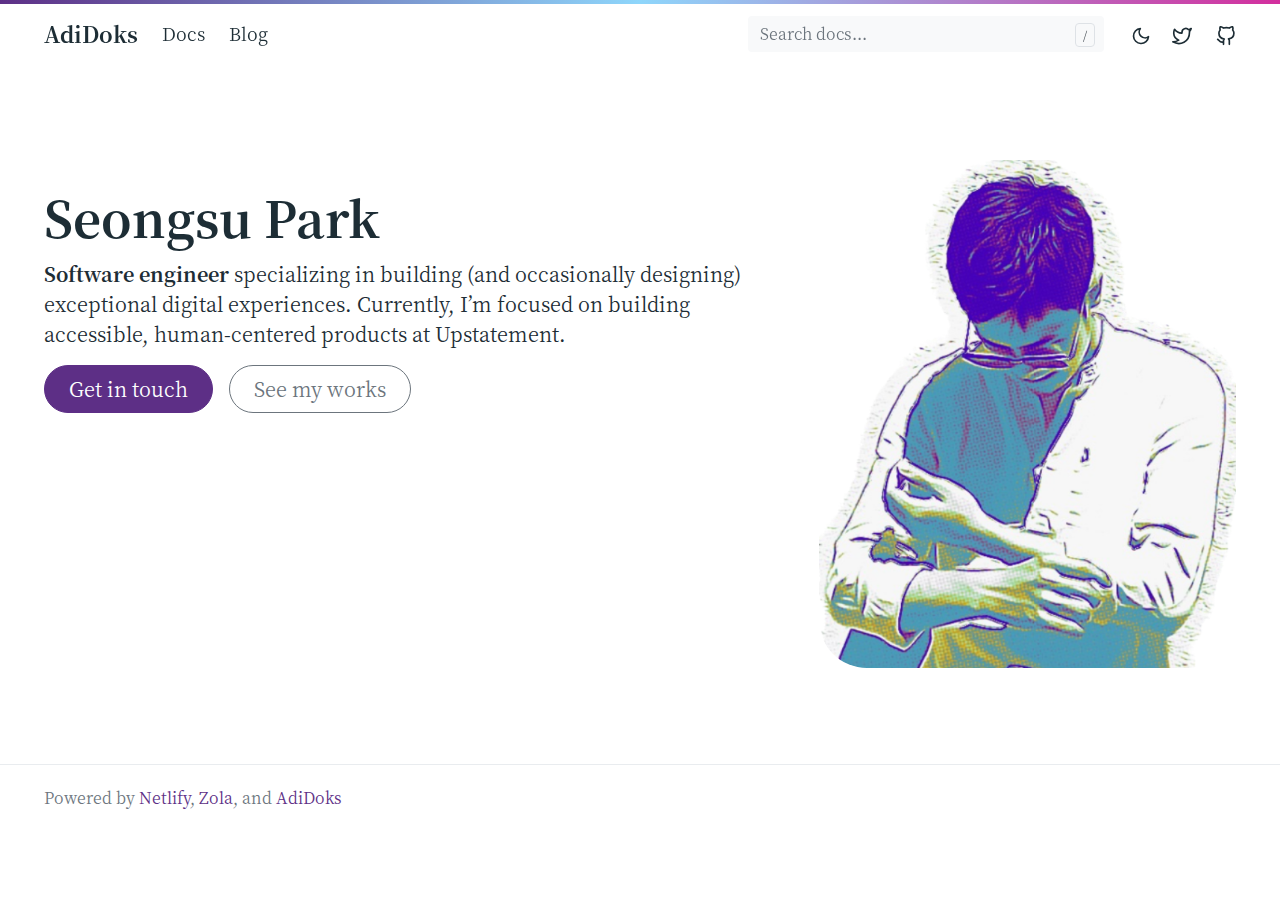
<file: index.html>
<!DOCTYPE html>
<html lang="en-US">
<head>
<meta charset="utf-8">
<meta http-equiv="x-ua-compatible" content="ie=edge">
<meta name="viewport" content="width=device-width, initial-scale=1, shrink-to-fit=no">

  <link rel="preload" as="font" href="https://seongs1024.github.io/fonts/vendor/noto/noto-serif-kr-v17-latin_korean-regular.woff2" type="font/woff2" crossorigin>
  <link rel="preload" as="font" href="https://seongs1024.github.io/fonts/vendor/noto/noto-serif-kr-v17-latin_korean-700.woff2"  type="font/woff2" crossorigin>


<link rel="stylesheet" href="https://seongs1024.github.io/main.css">
<link rel="stylesheet" href="https://seongs1024.github.io/custom.css">



  
    
  



  <meta name="theme-color" content="#fff">
  <link rel="apple-touch-icon" sizes="180x180" href="https://seongs1024.github.io/apple-touch-icon.png">
  <link rel="icon" type="image/png" sizes="32x32" href="https://seongs1024.github.io/favicon-32x32.png">
  <link rel="icon" type="image/png" sizes="16x16" href="https://seongs1024.github.io/favicon-16x16.png">
  
    <link rel="manifest" href="https://seongs1024.github.io/site.webmanifest" crossorigin>
  


  

</head>

<body class="home">
  
    
<div class="header-bar fixed-top"></div>
<header class="navbar fixed-top navbar-expand-md navbar-light">
	<div class="container">
		<input class="menu-btn order-0" type="checkbox" id="menu-btn">
		<label class="menu-icon d-md-none" for="menu-btn"><span class="navicon"></span></label>
		<a class="navbar-brand order-1 order-md-0 me-auto" href="https://seongs1024.github.io/">AdiDoks</a>
		<button id="mode" class="btn btn-link order-2 order-md-4" type="button" aria-label="Toggle mode">
			<span class="toggle-dark"><svg xmlns="http://www.w3.org/2000/svg" width="20" height="20" viewBox="0 0 24 24" fill="none" stroke="currentColor" stroke-width="2" stroke-linecap="round" stroke-linejoin="round" class="feather feather-moon"><path d="M21 12.79A9 9 0 1 1 11.21 3 7 7 0 0 0 21 12.79z"></path></svg></span>
			<span class="toggle-light"><svg xmlns="http://www.w3.org/2000/svg" width="20" height="20" viewBox="0 0 24 24" fill="none" stroke="currentColor" stroke-width="2" stroke-linecap="round" stroke-linejoin="round" class="feather feather-sun"><circle cx="12" cy="12" r="5"></circle><line x1="12" y1="1" x2="12" y2="3"></line><line x1="12" y1="21" x2="12" y2="23"></line><line x1="4.22" y1="4.22" x2="5.64" y2="5.64"></line><line x1="18.36" y1="18.36" x2="19.78" y2="19.78"></line><line x1="1" y1="12" x2="3" y2="12"></line><line x1="21" y1="12" x2="23" y2="12"></line><line x1="4.22" y1="19.78" x2="5.64" y2="18.36"></line><line x1="18.36" y1="5.64" x2="19.78" y2="4.22"></line></svg></span>
		</button>
		<ul class="navbar-nav fork-me order-3 order-md-5">
			
				<li class="nav-item">
					<a class="nav-link" href="https://twitter.com/aaranxu"><svg xmlns="http://www.w3.org/2000/svg" width="20" height="20" viewBox="0 0 24 24" fill="none" stroke="currentColor" stroke-width="2" stroke-linecap="round" stroke-linejoin="round" class="feather feather-twitter"><path d="M23 3a10.9 10.9 0 0 1-3.14 1.53 4.48 4.48 0 0 0-7.86 3v1A10.66 10.66 0 0 1 3 4s-4 9 5 13a11.64 11.64 0 0 1-7 2c9 5 20 0 20-11.5a4.5 4.5 0 0 0-.08-.83A7.72 7.72 0 0 0 23 3z"></path></svg><span class="ms-2 visually-hidden">Twitter</span></a>
				</li>
				<li class="nav-item">
					<a class="nav-link" href="https://github.com/aaranxu/adidoks"><svg xmlns="http://www.w3.org/2000/svg" width="20" height="20" viewBox="0 0 24 24" fill="none" stroke="currentColor" stroke-width="2" stroke-linecap="round" stroke-linejoin="round" class="feather feather-github"><path d="M9 19c-5 1.5-5-2.5-7-3m14 6v-3.87a3.37 3.37 0 0 0-.94-2.61c3.14-.35 6.44-1.54 6.44-7A5.44 5.44 0 0 0 20 4.77 5.07 5.07 0 0 0 19.91 1S18.73.65 16 2.48a13.38 13.38 0 0 0-7 0C6.27.65 5.09 1 5.09 1A5.07 5.07 0 0 0 5 4.77a5.44 5.44 0 0 0-1.5 3.78c0 5.42 3.3 6.61 6.44 7A3.37 3.37 0 0 0 9 18.13V22"></path></svg><span class="ms-2 visually-hidden">GitHub</span></a>
				</li>
			
		</ul>
		<div class="collapse navbar-collapse order-4 order-md-1">
			<ul class="navbar-nav main-nav me-auto order-5 order-md-2">
				
					
				
				
				
					
						<li class="nav-item">
							<a class="nav-link" href="https://seongs1024.github.io/docs/getting-started/introduction/">Docs</a>
						</li>
					
						<li class="nav-item">
							<a class="nav-link" href="https://seongs1024.github.io/blog/">Blog</a>
						</li>
					
				
			</ul>
			<div class="break order-6 d-md-none"></div>
			
				<form class="navbar-form flex-grow-1 order-7 order-md-3">
					<input id="userinput" class="form-control is-search" type="search" placeholder="Search docs..."
						aria-label="Search docs..." autocomplete="off">
					<div id="suggestions" class="shadow bg-white rounded"></div>
				</form>
			
		</div>
	</div>
</header>

  

  
<div class="container col-xxl-10 px-4 py-5">
    <div class="row flex-lg-row-reverse ajustify-content-end gx-5 py-5">
      <div class="col-6 col-sm-4 col-lg-6">
        <img src="/images/paul_smith_16_cropped.png" class="d-block rounded-xl mx-lg-auto img-fluid" alt="Bootstrap Themes" width="700" height="500" loading="lazy">
      </div>
      <div class="col-lg-10">
        <h1 class="display-1 fw-bold lh-1">Seongsu Park</h1>
        <p class="lead"><b>Software engineer</b> specializing in building (and occasionally designing) exceptional digital experiences. Currently, I’m focused on building accessible, human-centered products at Upstatement.</p>
        <div class="d-grid gap-2 d-md-flex justify-content-md-start">
          <button type="button" class="btn btn-primary rounded-pill btn-lg px-4 me-md-2">Get in touch</button>
          <button type="button" class="btn btn-outline-secondary rounded-pill btn-lg px-4">See my works</button>
        </div>
      </div>
    </div>
  </div>


  
    
<footer class="footer text-muted">
	<div class="container">
		<div class="row">
			<div class="col-lg-8 order-last order-lg-first">
				<ul class="list-inline">
					
						<li class="list-inline-item">Powered by <a href="https://www.netlify.com/">Netlify</a>, <a href="https://www.getzola.org/">Zola</a>, and <a href="https://github.com/aaranxu/adidoks">AdiDoks</a></li>
					
				</ul>
			</div>
			<div class="col-lg-8 order-first order-lg-last text-lg-end">
				<ul class="list-inline">
					
				</ul>
			</div>
		</div>
	</div>
</footer>

  

  
<script type="text/javascript" src="https://seongs1024.github.io/js/main.js" defer></script>

  <script type="text/javascript" src="https://seongs1024.github.io/plugins/elasticlunr.min.js" defer></script>
  <script type="text/javascript" src="https://seongs1024.github.io/search_index.en.js" defer></script>
  <script type="text/javascript" src="https://seongs1024.github.io/js/search.js" defer></script>

  
</body>
</html>
</file>
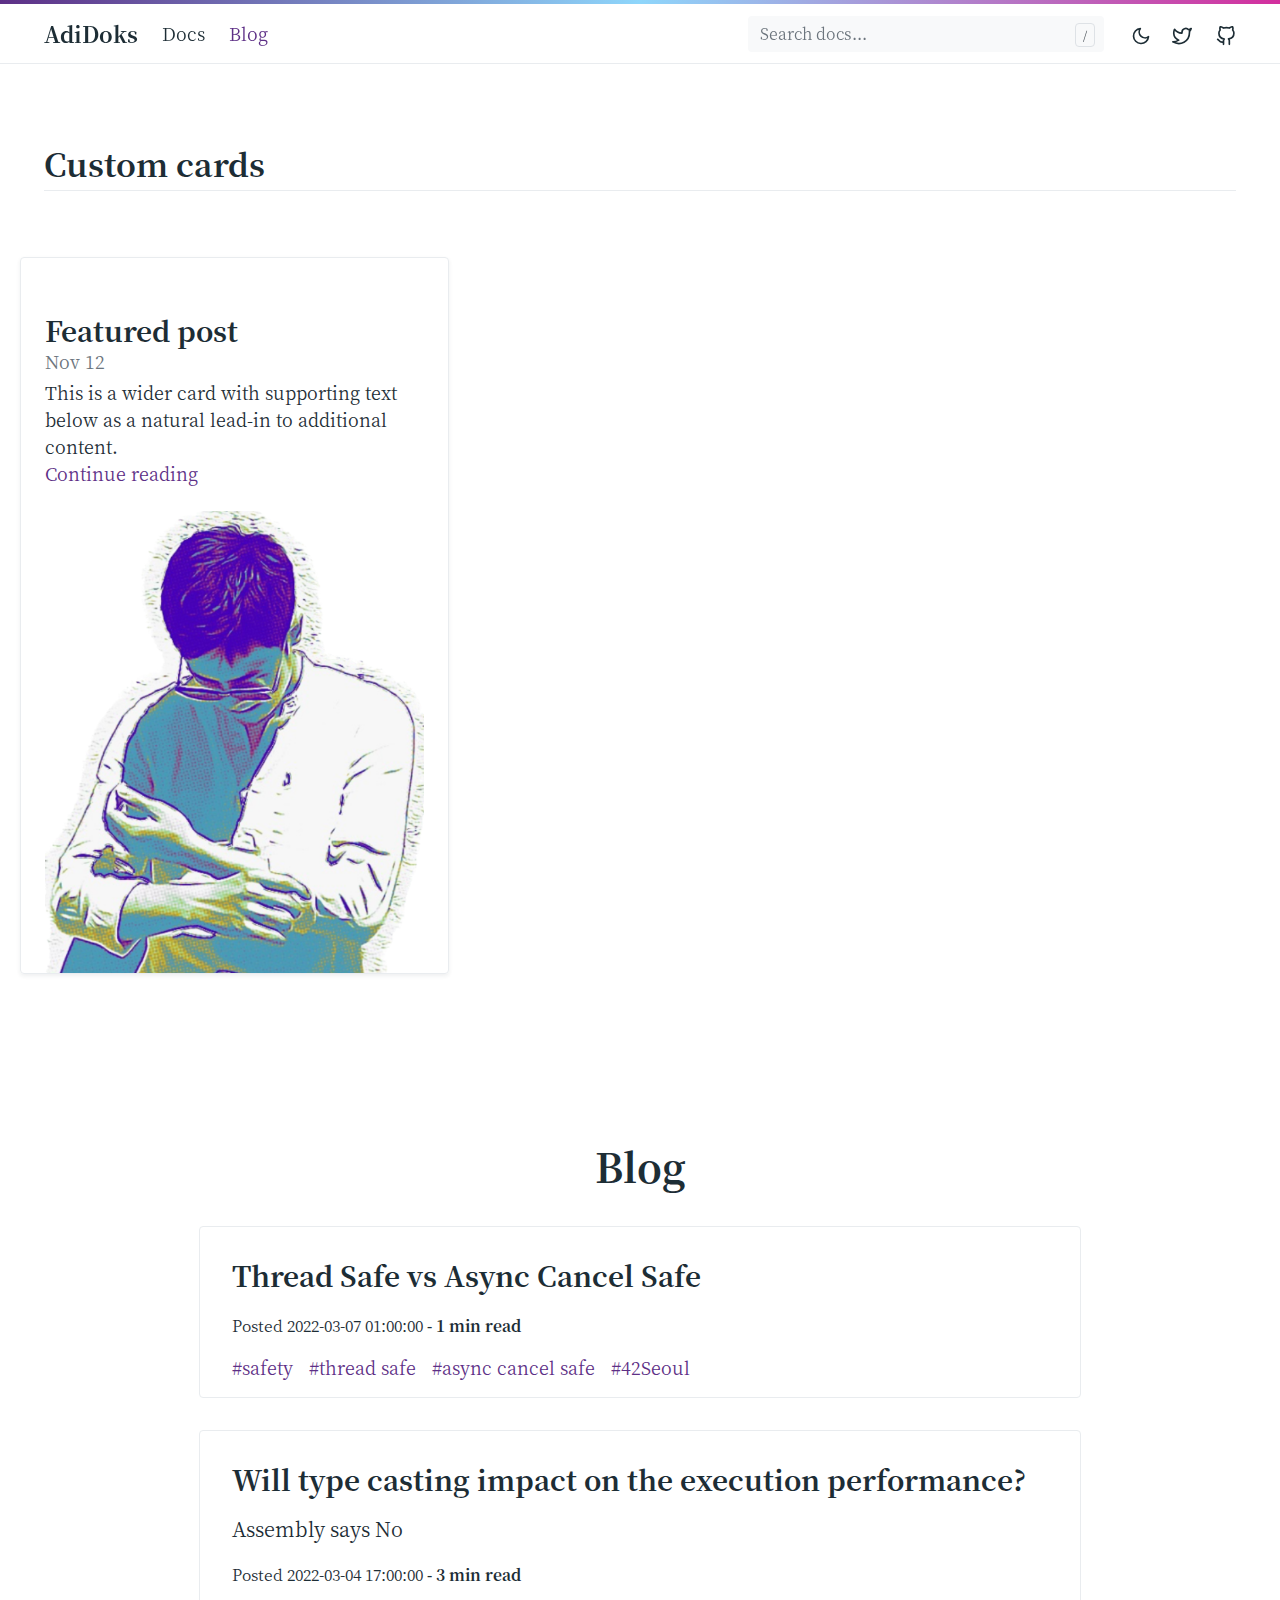
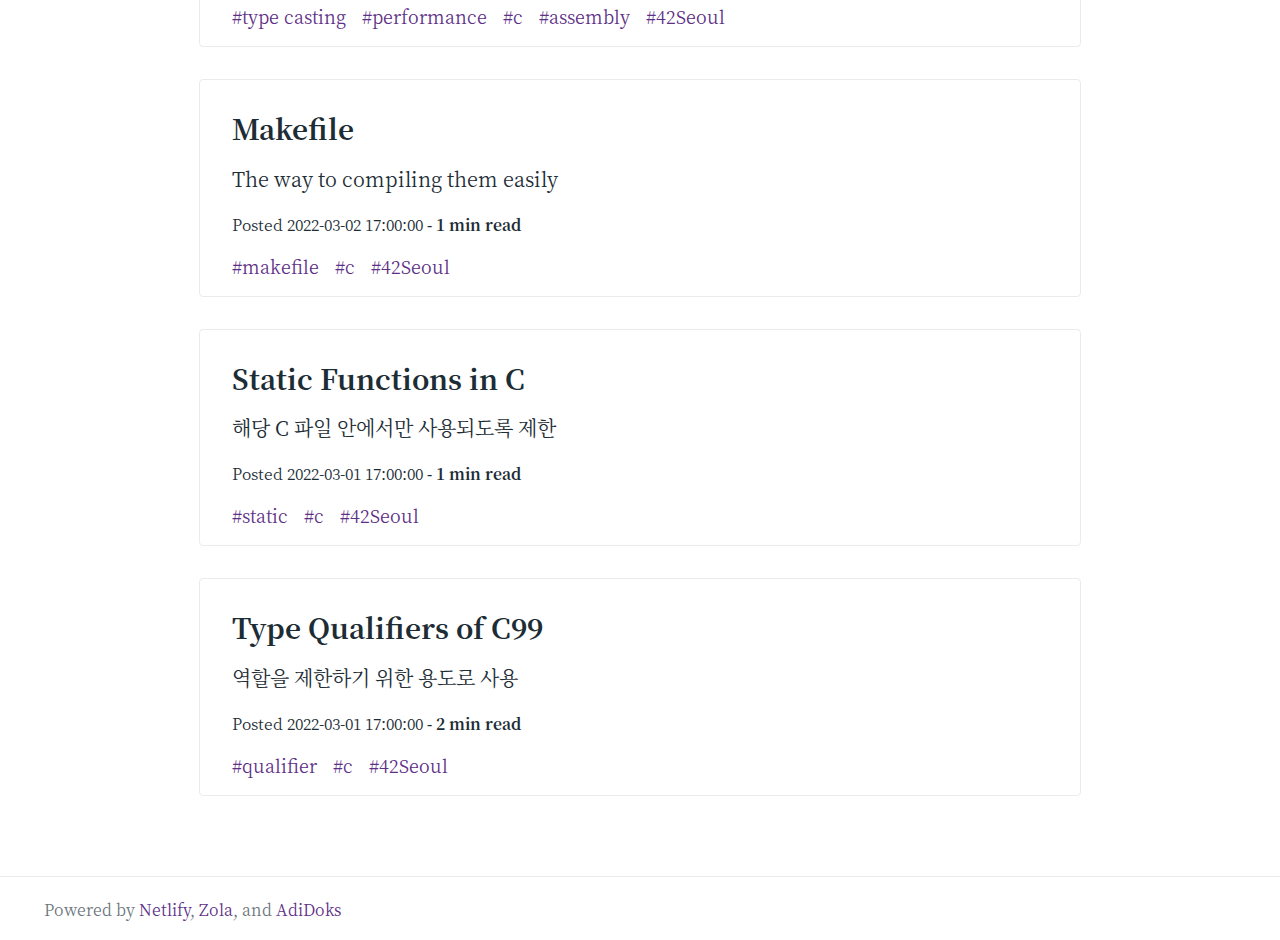
<file: blog/index.html>
<!DOCTYPE html>
<html lang="en-US">
<head>
<meta charset="utf-8">
<meta http-equiv="x-ua-compatible" content="ie=edge">
<meta name="viewport" content="width=device-width, initial-scale=1, shrink-to-fit=no">

  <link rel="preload" as="font" href="https://seongs1024.github.io/fonts/vendor/noto/noto-serif-kr-v17-latin_korean-regular.woff2" type="font/woff2" crossorigin>
  <link rel="preload" as="font" href="https://seongs1024.github.io/fonts/vendor/noto/noto-serif-kr-v17-latin_korean-700.woff2"  type="font/woff2" crossorigin>


<link rel="stylesheet" href="https://seongs1024.github.io/main.css">
<link rel="stylesheet" href="https://seongs1024.github.io/custom.css">



  
  
    
  

  
  
  
    
  
  
  
    
  
  
  


  <meta name="robots" content="index, follow">
  <meta name="googlebot" content="index, follow, max-snippet:-1, max-image-preview:large, max-video-preview:-1">
  <meta name="bingbot" content="index, follow, max-snippet:-1, max-image-preview:large, max-video-preview:-1">


	


	

<title>Blog</title>
<meta name="description" content="Blog">
<link rel="canonical" href="https://seongs1024.github.io/blog/">










<script type="application/ld+json">
  {
    "@context": "http://schema.org",
    "@type": "BreadcrumbList",
    
      
      
        
        
        
        
        
        
        
        
          {
            "@type": "ListItem",
            "position":  1 ,
            "name": "Home",
            "item": "https://seongs1024.github.io/"
          },
          
          
          {
            "@type": "ListItem",
            "position":  2 ,
            "name": "Blog",
            "item": "https://seongs1024.github.io/blog/"
          },
        
      
    
  }
</script>






  <meta name="theme-color" content="#fff">
  <link rel="apple-touch-icon" sizes="180x180" href="https://seongs1024.github.io/apple-touch-icon.png">
  <link rel="icon" type="image/png" sizes="32x32" href="https://seongs1024.github.io/favicon-32x32.png">
  <link rel="icon" type="image/png" sizes="16x16" href="https://seongs1024.github.io/favicon-16x16.png">
  
    <link rel="manifest" href="https://seongs1024.github.io/site.webmanifest" crossorigin>
  


  

</head>

  

<body class="blog list">
  
  
  
  
<div class="header-bar fixed-top"></div>
<header class="navbar fixed-top navbar-expand-md navbar-light">
	<div class="container">
		<input class="menu-btn order-0" type="checkbox" id="menu-btn">
		<label class="menu-icon d-md-none" for="menu-btn"><span class="navicon"></span></label>
		<a class="navbar-brand order-1 order-md-0 me-auto" href="https://seongs1024.github.io/">AdiDoks</a>
		<button id="mode" class="btn btn-link order-2 order-md-4" type="button" aria-label="Toggle mode">
			<span class="toggle-dark"><svg xmlns="http://www.w3.org/2000/svg" width="20" height="20" viewBox="0 0 24 24" fill="none" stroke="currentColor" stroke-width="2" stroke-linecap="round" stroke-linejoin="round" class="feather feather-moon"><path d="M21 12.79A9 9 0 1 1 11.21 3 7 7 0 0 0 21 12.79z"></path></svg></span>
			<span class="toggle-light"><svg xmlns="http://www.w3.org/2000/svg" width="20" height="20" viewBox="0 0 24 24" fill="none" stroke="currentColor" stroke-width="2" stroke-linecap="round" stroke-linejoin="round" class="feather feather-sun"><circle cx="12" cy="12" r="5"></circle><line x1="12" y1="1" x2="12" y2="3"></line><line x1="12" y1="21" x2="12" y2="23"></line><line x1="4.22" y1="4.22" x2="5.64" y2="5.64"></line><line x1="18.36" y1="18.36" x2="19.78" y2="19.78"></line><line x1="1" y1="12" x2="3" y2="12"></line><line x1="21" y1="12" x2="23" y2="12"></line><line x1="4.22" y1="19.78" x2="5.64" y2="18.36"></line><line x1="18.36" y1="5.64" x2="19.78" y2="4.22"></line></svg></span>
		</button>
		<ul class="navbar-nav fork-me order-3 order-md-5">
			
				<li class="nav-item">
					<a class="nav-link" href="https://twitter.com/aaranxu"><svg xmlns="http://www.w3.org/2000/svg" width="20" height="20" viewBox="0 0 24 24" fill="none" stroke="currentColor" stroke-width="2" stroke-linecap="round" stroke-linejoin="round" class="feather feather-twitter"><path d="M23 3a10.9 10.9 0 0 1-3.14 1.53 4.48 4.48 0 0 0-7.86 3v1A10.66 10.66 0 0 1 3 4s-4 9 5 13a11.64 11.64 0 0 1-7 2c9 5 20 0 20-11.5a4.5 4.5 0 0 0-.08-.83A7.72 7.72 0 0 0 23 3z"></path></svg><span class="ms-2 visually-hidden">Twitter</span></a>
				</li>
				<li class="nav-item">
					<a class="nav-link" href="https://github.com/aaranxu/adidoks"><svg xmlns="http://www.w3.org/2000/svg" width="20" height="20" viewBox="0 0 24 24" fill="none" stroke="currentColor" stroke-width="2" stroke-linecap="round" stroke-linejoin="round" class="feather feather-github"><path d="M9 19c-5 1.5-5-2.5-7-3m14 6v-3.87a3.37 3.37 0 0 0-.94-2.61c3.14-.35 6.44-1.54 6.44-7A5.44 5.44 0 0 0 20 4.77 5.07 5.07 0 0 0 19.91 1S18.73.65 16 2.48a13.38 13.38 0 0 0-7 0C6.27.65 5.09 1 5.09 1A5.07 5.07 0 0 0 5 4.77a5.44 5.44 0 0 0-1.5 3.78c0 5.42 3.3 6.61 6.44 7A3.37 3.37 0 0 0 9 18.13V22"></path></svg><span class="ms-2 visually-hidden">GitHub</span></a>
				</li>
			
		</ul>
		<div class="collapse navbar-collapse order-4 order-md-1">
			<ul class="navbar-nav main-nav me-auto order-5 order-md-2">
				
					
				
				
				
					
						<li class="nav-item">
							<a class="nav-link" href="https://seongs1024.github.io/docs/getting-started/introduction/">Docs</a>
						</li>
					
						<li class="nav-item blog active">
							<a class="nav-link" href="https://seongs1024.github.io/blog/">Blog</a>
						</li>
					
				
			</ul>
			<div class="break order-6 d-md-none"></div>
			
				<form class="navbar-form flex-grow-1 order-7 order-md-3">
					<input id="userinput" class="form-control is-search" type="search" placeholder="Search docs..."
						aria-label="Search docs..." autocomplete="off">
					<div id="suggestions" class="shadow bg-white rounded"></div>
				</form>
			
		</div>
	</div>
</header>



  
<div class="container px-4 py-5" id="custom-cards">
  <h2 class="pb-2 border-bottom">Custom cards</h2>

  <div class="row row-cols-1 row-cols-lg-3 align-items-stretch g-4 py-5">

    <div class="col-md-6">
      <div class="row no-gutters border rounded overflow-hidden flex-md-row mb-4 shadow-sm h-md-250 position-relative">
        <div class="col p-4 d-flex flex-column position-static">
          <h3 class="mb-0">Featured post</h3>
          <div class="mb-1 text-muted">Nov 12</div>
          <p class="card-text mb-auto">This is a wider card with supporting text below as a natural lead-in to additional content.</p>
          <a href="#" class="stretched-link">Continue reading</a>
        </div>
        <div class="col-auto d-none d-lg-block">
          <img src="/images/paul_smith_16_cropped.png" class="img-fluid rounded-start" alt="..." loading="lazy">
        </div>
      </div>
    </div>

  </div>
</div>
<div class="wrap container" role="document">
  <div class="content">
    <div class="row justify-content-center">
      <div class="col-md-14 col-lg-12 col-xxl-10">
        <article>
          <h1 class="text-center">Blog</h1>
          <div class="card-list">
            
            <div class="card">
              <div class="row">
                <div class="col">
                  <div class="card-body">
                    <h2 class="h3"><a class="stretched-link text-body" href="https:&#x2F;&#x2F;seongs1024.github.io&#x2F;blog&#x2F;thread-safe-and-async-cancel-safe&#x2F;">Thread Safe vs Async Cancel Safe</a></h2>
                    
                    
<p><small>Posted 2022-03-07 01:00:00&nbsp;&hyphen;&nbsp;<strong>1&nbsp;min read</strong></small><p>

                    
                    <div class="d-flex flex-wrap">
                      
                      <div class="text-primary me-3">#safety</div>
                      
                      <div class="text-primary me-3">#thread safe</div>
                      
                      <div class="text-primary me-3">#async cancel safe</div>
                      
                      <div class="text-primary me-3">#42Seoul</div>
                      
                    </div>
                    
                  </div>
                </div>
                
              </div>
            </div>
            
            <div class="card">
              <div class="row">
                <div class="col">
                  <div class="card-body">
                    <h2 class="h3"><a class="stretched-link text-body" href="https:&#x2F;&#x2F;seongs1024.github.io&#x2F;blog&#x2F;will-type-casting-impact-on-the-execution-performance&#x2F;">Will type casting impact on the execution performance?</a></h2>
                    
                      <p class="lead">Assembly says No</p>
                    
<p><small>Posted 2022-03-04 17:00:00&nbsp;&hyphen;&nbsp;<strong>3&nbsp;min read</strong></small><p>

                    
                    <div class="d-flex flex-wrap">
                      
                      <div class="text-primary me-3">#type casting</div>
                      
                      <div class="text-primary me-3">#performance</div>
                      
                      <div class="text-primary me-3">#c</div>
                      
                      <div class="text-primary me-3">#assembly</div>
                      
                      <div class="text-primary me-3">#42Seoul</div>
                      
                    </div>
                    
                  </div>
                </div>
                
              </div>
            </div>
            
            <div class="card">
              <div class="row">
                <div class="col">
                  <div class="card-body">
                    <h2 class="h3"><a class="stretched-link text-body" href="https:&#x2F;&#x2F;seongs1024.github.io&#x2F;blog&#x2F;makefile&#x2F;">Makefile</a></h2>
                    
                      <p class="lead">The way to compiling them easily</p>
                    
<p><small>Posted 2022-03-02 17:00:00&nbsp;&hyphen;&nbsp;<strong>1&nbsp;min read</strong></small><p>

                    
                    <div class="d-flex flex-wrap">
                      
                      <div class="text-primary me-3">#makefile</div>
                      
                      <div class="text-primary me-3">#c</div>
                      
                      <div class="text-primary me-3">#42Seoul</div>
                      
                    </div>
                    
                  </div>
                </div>
                
              </div>
            </div>
            
            <div class="card">
              <div class="row">
                <div class="col">
                  <div class="card-body">
                    <h2 class="h3"><a class="stretched-link text-body" href="https:&#x2F;&#x2F;seongs1024.github.io&#x2F;blog&#x2F;static-functions&#x2F;">Static Functions in C</a></h2>
                    
                      <p class="lead">해당 C 파일 안에서만 사용되도록 제한</p>
                    
<p><small>Posted 2022-03-01 17:00:00&nbsp;&hyphen;&nbsp;<strong>1&nbsp;min read</strong></small><p>

                    
                    <div class="d-flex flex-wrap">
                      
                      <div class="text-primary me-3">#static</div>
                      
                      <div class="text-primary me-3">#c</div>
                      
                      <div class="text-primary me-3">#42Seoul</div>
                      
                    </div>
                    
                  </div>
                </div>
                
              </div>
            </div>
            
            <div class="card">
              <div class="row">
                <div class="col">
                  <div class="card-body">
                    <h2 class="h3"><a class="stretched-link text-body" href="https:&#x2F;&#x2F;seongs1024.github.io&#x2F;blog&#x2F;type-qualifiers&#x2F;">Type Qualifiers of C99</a></h2>
                    
                      <p class="lead">역할을 제한하기 위한 용도로 사용</p>
                    
<p><small>Posted 2022-03-01 17:00:00&nbsp;&hyphen;&nbsp;<strong>2&nbsp;min read</strong></small><p>

                    
                    <div class="d-flex flex-wrap">
                      
                      <div class="text-primary me-3">#qualifier</div>
                      
                      <div class="text-primary me-3">#c</div>
                      
                      <div class="text-primary me-3">#42Seoul</div>
                      
                    </div>
                    
                  </div>
                </div>
                
              </div>
            </div>
            
            
          </div>
        </article>
      </div>
    </div>
  </div>
</div>



  
    
<footer class="footer text-muted">
	<div class="container">
		<div class="row">
			<div class="col-lg-8 order-last order-lg-first">
				<ul class="list-inline">
					
						<li class="list-inline-item">Powered by <a href="https://www.netlify.com/">Netlify</a>, <a href="https://www.getzola.org/">Zola</a>, and <a href="https://github.com/aaranxu/adidoks">AdiDoks</a></li>
					
				</ul>
			</div>
			<div class="col-lg-8 order-first order-lg-last text-lg-end">
				<ul class="list-inline">
					
				</ul>
			</div>
		</div>
	</div>
</footer>

  

  
<script type="text/javascript" src="https://seongs1024.github.io/js/main.js" defer></script>

  <script type="text/javascript" src="https://seongs1024.github.io/plugins/elasticlunr.min.js" defer></script>
  <script type="text/javascript" src="https://seongs1024.github.io/search_index.en.js" defer></script>
  <script type="text/javascript" src="https://seongs1024.github.io/js/search.js" defer></script>

  
</body>
</html>
</file>
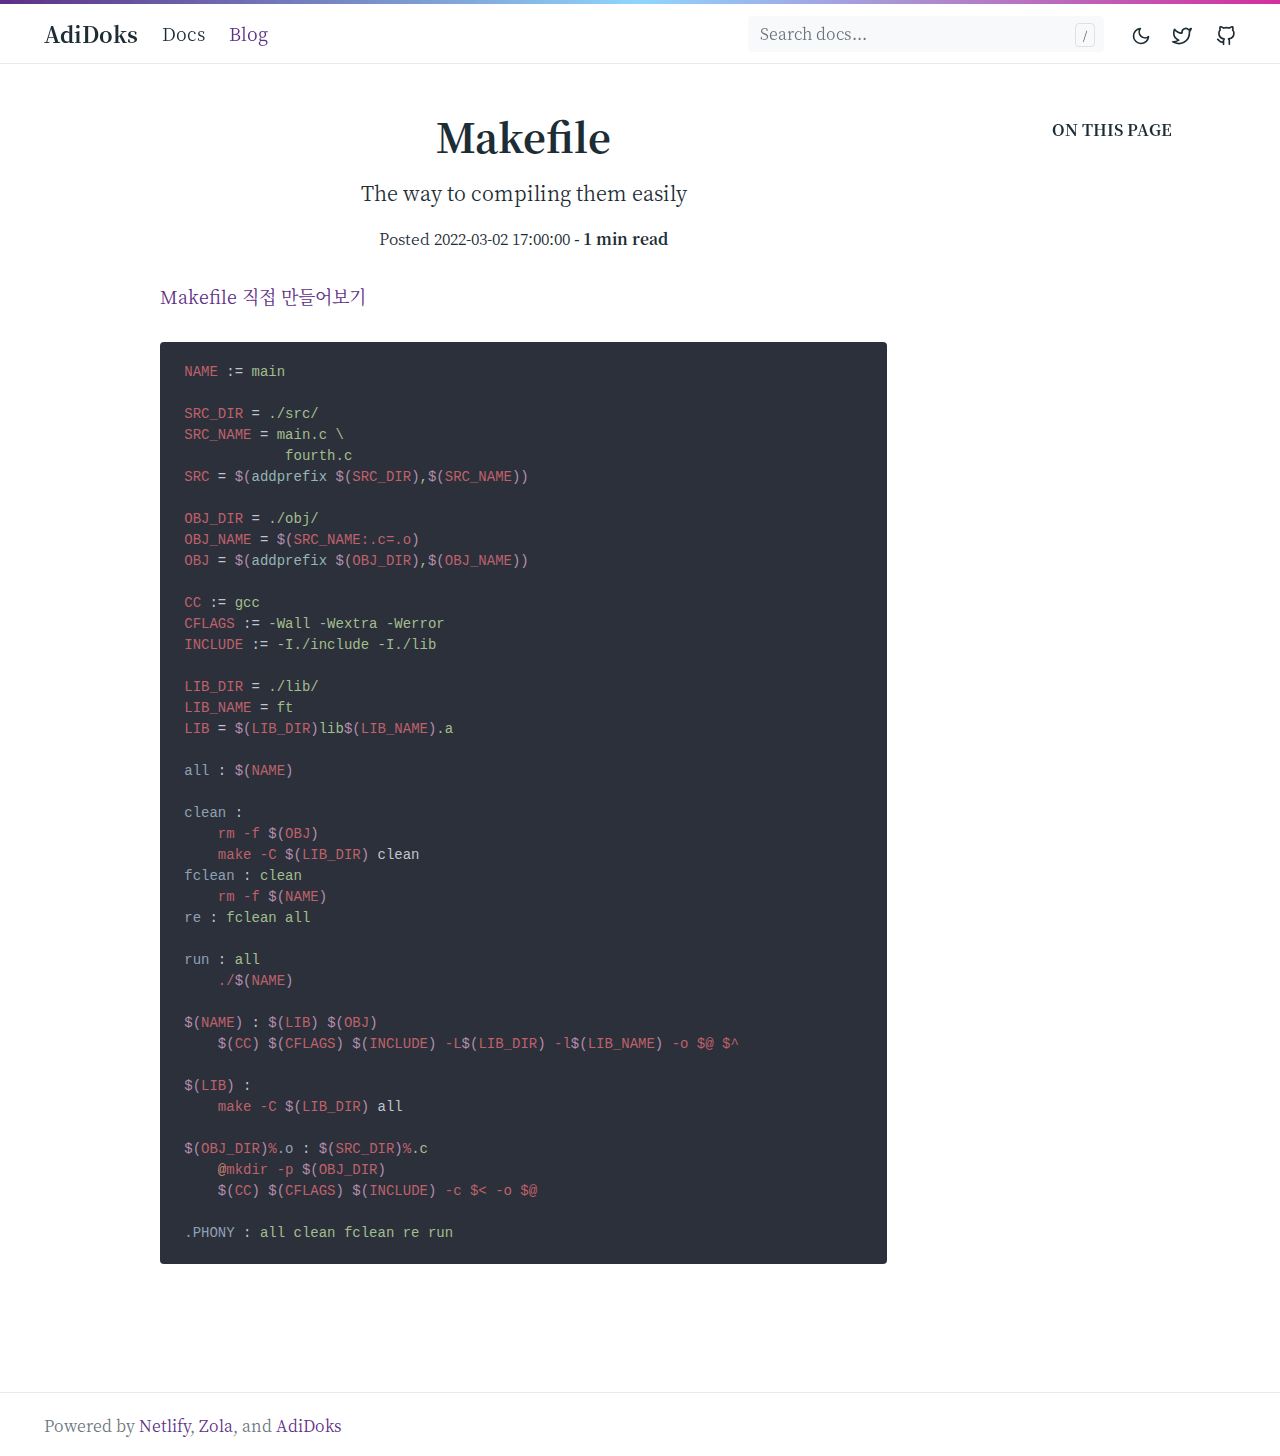
<file: blog/makefile/index.html>
<!DOCTYPE html>
<html lang="en-US">
<head>
<meta charset="utf-8">
<meta http-equiv="x-ua-compatible" content="ie=edge">
<meta name="viewport" content="width=device-width, initial-scale=1, shrink-to-fit=no">

  <link rel="preload" as="font" href="https://seongs1024.github.io/fonts/vendor/noto/noto-serif-kr-v17-latin_korean-regular.woff2" type="font/woff2" crossorigin>
  <link rel="preload" as="font" href="https://seongs1024.github.io/fonts/vendor/noto/noto-serif-kr-v17-latin_korean-700.woff2"  type="font/woff2" crossorigin>


<link rel="stylesheet" href="https://seongs1024.github.io/main.css">
<link rel="stylesheet" href="https://seongs1024.github.io/custom.css">



  
  
  
  
  
    
  

  
  
    
  
  
  
    
  
  
  
  
    
  
  
  


  <meta name="robots" content="index, follow">
  <meta name="googlebot" content="index, follow, max-snippet:-1, max-image-preview:large, max-video-preview:-1">
  <meta name="bingbot" content="index, follow, max-snippet:-1, max-image-preview:large, max-video-preview:-1">


	


	

<title>Makefile</title>
<meta name="description" content="The way to compiling them easily">
<link rel="canonical" href="https://seongs1024.github.io/blog/makefile/">










<script type="application/ld+json">
  {
    "@context": "http://schema.org",
    "@type": "BreadcrumbList",
    
      
      
        
        
        
        
        
        
        
        
          {
            "@type": "ListItem",
            "position":  1 ,
            "name": "Home",
            "item": "https://seongs1024.github.io/"
          },
          
          
          {
            "@type": "ListItem",
            "position":  2 ,
            "name": "Blog",
            "item": "https://seongs1024.github.io/blog/"
          },
        
      
        
        
        
        
        
        
        
        
          
          
          {
            "@type": "ListItem",
            "position":  3 ,
            "name": "Makefile",
            "item": "https://seongs1024.github.io/blog/makefile/"
          },
        
      
    
  }
</script>







  <meta name="theme-color" content="#fff">
  <link rel="apple-touch-icon" sizes="180x180" href="https://seongs1024.github.io/apple-touch-icon.png">
  <link rel="icon" type="image/png" sizes="32x32" href="https://seongs1024.github.io/favicon-32x32.png">
  <link rel="icon" type="image/png" sizes="16x16" href="https://seongs1024.github.io/favicon-16x16.png">
  
    <link rel="manifest" href="https://seongs1024.github.io/site.webmanifest" crossorigin>
  


  

</head>

  

<body class="blog single">
  
  
<div class="header-bar fixed-top"></div>
<header class="navbar fixed-top navbar-expand-md navbar-light">
	<div class="container">
		<input class="menu-btn order-0" type="checkbox" id="menu-btn">
		<label class="menu-icon d-md-none" for="menu-btn"><span class="navicon"></span></label>
		<a class="navbar-brand order-1 order-md-0 me-auto" href="https://seongs1024.github.io/">AdiDoks</a>
		<button id="mode" class="btn btn-link order-2 order-md-4" type="button" aria-label="Toggle mode">
			<span class="toggle-dark"><svg xmlns="http://www.w3.org/2000/svg" width="20" height="20" viewBox="0 0 24 24" fill="none" stroke="currentColor" stroke-width="2" stroke-linecap="round" stroke-linejoin="round" class="feather feather-moon"><path d="M21 12.79A9 9 0 1 1 11.21 3 7 7 0 0 0 21 12.79z"></path></svg></span>
			<span class="toggle-light"><svg xmlns="http://www.w3.org/2000/svg" width="20" height="20" viewBox="0 0 24 24" fill="none" stroke="currentColor" stroke-width="2" stroke-linecap="round" stroke-linejoin="round" class="feather feather-sun"><circle cx="12" cy="12" r="5"></circle><line x1="12" y1="1" x2="12" y2="3"></line><line x1="12" y1="21" x2="12" y2="23"></line><line x1="4.22" y1="4.22" x2="5.64" y2="5.64"></line><line x1="18.36" y1="18.36" x2="19.78" y2="19.78"></line><line x1="1" y1="12" x2="3" y2="12"></line><line x1="21" y1="12" x2="23" y2="12"></line><line x1="4.22" y1="19.78" x2="5.64" y2="18.36"></line><line x1="18.36" y1="5.64" x2="19.78" y2="4.22"></line></svg></span>
		</button>
		<ul class="navbar-nav fork-me order-3 order-md-5">
			
				<li class="nav-item">
					<a class="nav-link" href="https://twitter.com/aaranxu"><svg xmlns="http://www.w3.org/2000/svg" width="20" height="20" viewBox="0 0 24 24" fill="none" stroke="currentColor" stroke-width="2" stroke-linecap="round" stroke-linejoin="round" class="feather feather-twitter"><path d="M23 3a10.9 10.9 0 0 1-3.14 1.53 4.48 4.48 0 0 0-7.86 3v1A10.66 10.66 0 0 1 3 4s-4 9 5 13a11.64 11.64 0 0 1-7 2c9 5 20 0 20-11.5a4.5 4.5 0 0 0-.08-.83A7.72 7.72 0 0 0 23 3z"></path></svg><span class="ms-2 visually-hidden">Twitter</span></a>
				</li>
				<li class="nav-item">
					<a class="nav-link" href="https://github.com/aaranxu/adidoks"><svg xmlns="http://www.w3.org/2000/svg" width="20" height="20" viewBox="0 0 24 24" fill="none" stroke="currentColor" stroke-width="2" stroke-linecap="round" stroke-linejoin="round" class="feather feather-github"><path d="M9 19c-5 1.5-5-2.5-7-3m14 6v-3.87a3.37 3.37 0 0 0-.94-2.61c3.14-.35 6.44-1.54 6.44-7A5.44 5.44 0 0 0 20 4.77 5.07 5.07 0 0 0 19.91 1S18.73.65 16 2.48a13.38 13.38 0 0 0-7 0C6.27.65 5.09 1 5.09 1A5.07 5.07 0 0 0 5 4.77a5.44 5.44 0 0 0-1.5 3.78c0 5.42 3.3 6.61 6.44 7A3.37 3.37 0 0 0 9 18.13V22"></path></svg><span class="ms-2 visually-hidden">GitHub</span></a>
				</li>
			
		</ul>
		<div class="collapse navbar-collapse order-4 order-md-1">
			<ul class="navbar-nav main-nav me-auto order-5 order-md-2">
				
					
				
				
				
					
						<li class="nav-item">
							<a class="nav-link" href="https://seongs1024.github.io/docs/getting-started/introduction/">Docs</a>
						</li>
					
						<li class="nav-item blog active">
							<a class="nav-link" href="https://seongs1024.github.io/blog/">Blog</a>
						</li>
					
				
			</ul>
			<div class="break order-6 d-md-none"></div>
			
				<form class="navbar-form flex-grow-1 order-7 order-md-3">
					<input id="userinput" class="form-control is-search" type="search" placeholder="Search docs..."
						aria-label="Search docs..." autocomplete="off">
					<div id="suggestions" class="shadow bg-white rounded"></div>
				</form>
			
		</div>
	</div>
</header>



  
<div class="wrap container" role="document">
  <div class="content">
    <div class="row justify-content-end">
      
  
  <nav class="docs-toc d-none d-xl-block col-xl-3" aria-label="Secondary navigation">
  	<div class="page-links">
  			<h3>On this page</h3>
  			<nav id="TableOfContents">
  					<ul>
  							
  					</ul>
  			</nav>
  	</div>
  </nav>
  

      <div class="docs-content col-md-12 col-lg-10 col-xxl-8 mx-auto">
        <article>
          <div class="blog-header">
            <h1>Makefile</h1>
            <p class="lead">The way to compiling them easily</p>
            
<p><small>Posted 2022-03-02 17:00:00&nbsp;&hyphen;&nbsp;<strong>1&nbsp;min read</strong></small><p>

          </div>
          <p><a href="https://www.notion.so/Makefile-5515ac58527c481cb67f00d30a19a7f9">Makefile 직접 만들어보기</a></p>
<pre data-lang="Makefile" style="background-color:#2b303b;color:#c0c5ce;" class="language-Makefile "><code class="language-Makefile" data-lang="Makefile"><span style="color:#bf616a;">NAME </span><span>:= </span><span style="color:#a3be8c;">main
</span><span>
</span><span style="color:#bf616a;">SRC_DIR </span><span>= </span><span style="color:#a3be8c;">./src/
</span><span style="color:#bf616a;">SRC_NAME </span><span>= </span><span style="color:#a3be8c;">main.c \
</span><span style="color:#a3be8c;">			fourth.c
</span><span style="color:#bf616a;">SRC </span><span>= </span><span style="color:#b48ead;">$(</span><span style="color:#96b5b4;">addprefix </span><span style="color:#b48ead;">$(</span><span style="color:#bf616a;">SRC_DIR</span><span style="color:#b48ead;">)</span><span style="color:#a3be8c;">,</span><span style="color:#b48ead;">$(</span><span style="color:#bf616a;">SRC_NAME</span><span style="color:#b48ead;">))
</span><span>
</span><span style="color:#bf616a;">OBJ_DIR </span><span>= </span><span style="color:#a3be8c;">./obj/
</span><span style="color:#bf616a;">OBJ_NAME </span><span>= </span><span style="color:#b48ead;">$(</span><span style="color:#bf616a;">SRC_NAME:.c=.o</span><span style="color:#b48ead;">)
</span><span style="color:#bf616a;">OBJ </span><span>= </span><span style="color:#b48ead;">$(</span><span style="color:#96b5b4;">addprefix </span><span style="color:#b48ead;">$(</span><span style="color:#bf616a;">OBJ_DIR</span><span style="color:#b48ead;">)</span><span style="color:#a3be8c;">,</span><span style="color:#b48ead;">$(</span><span style="color:#bf616a;">OBJ_NAME</span><span style="color:#b48ead;">))
</span><span>
</span><span style="color:#bf616a;">CC </span><span>:= </span><span style="color:#a3be8c;">gcc
</span><span style="color:#bf616a;">CFLAGS </span><span>:= </span><span style="color:#a3be8c;">-Wall -Wextra -Werror
</span><span style="color:#bf616a;">INCLUDE </span><span>:= </span><span style="color:#a3be8c;">-I./include -I./lib
</span><span>
</span><span style="color:#bf616a;">LIB_DIR </span><span>= </span><span style="color:#a3be8c;">./lib/
</span><span style="color:#bf616a;">LIB_NAME </span><span>= </span><span style="color:#a3be8c;">ft
</span><span style="color:#bf616a;">LIB </span><span>= </span><span style="color:#b48ead;">$(</span><span style="color:#bf616a;">LIB_DIR</span><span style="color:#b48ead;">)</span><span style="color:#a3be8c;">lib</span><span style="color:#b48ead;">$(</span><span style="color:#bf616a;">LIB_NAME</span><span style="color:#b48ead;">)</span><span style="color:#a3be8c;">.a
</span><span>
</span><span style="color:#8fa1b3;">all </span><span>: </span><span style="color:#b48ead;">$(</span><span style="color:#bf616a;">NAME</span><span style="color:#b48ead;">)
</span><span>
</span><span style="color:#8fa1b3;">clean </span><span>:
</span><span>	</span><span style="color:#bf616a;">rm -f </span><span style="color:#b48ead;">$(</span><span style="color:#bf616a;">OBJ</span><span style="color:#b48ead;">)
</span><span>	</span><span style="color:#bf616a;">make -C </span><span style="color:#b48ead;">$(</span><span style="color:#bf616a;">LIB_DIR</span><span style="color:#b48ead;">)</span><span> clean
</span><span style="color:#8fa1b3;">fclean </span><span>: </span><span style="color:#a3be8c;">clean
</span><span>	</span><span style="color:#bf616a;">rm -f </span><span style="color:#b48ead;">$(</span><span style="color:#bf616a;">NAME</span><span style="color:#b48ead;">)
</span><span style="color:#8fa1b3;">re </span><span>: </span><span style="color:#a3be8c;">fclean all
</span><span>
</span><span style="color:#8fa1b3;">run </span><span>: </span><span style="color:#a3be8c;">all
</span><span>	</span><span style="color:#bf616a;">./</span><span style="color:#b48ead;">$(</span><span style="color:#bf616a;">NAME</span><span style="color:#b48ead;">)
</span><span>
</span><span style="color:#b48ead;">$(</span><span style="color:#bf616a;">NAME</span><span style="color:#b48ead;">) </span><span>: </span><span style="color:#b48ead;">$(</span><span style="color:#bf616a;">LIB</span><span style="color:#b48ead;">) $(</span><span style="color:#bf616a;">OBJ</span><span style="color:#b48ead;">)
</span><span>	</span><span style="color:#b48ead;">$(</span><span style="color:#bf616a;">CC</span><span style="color:#b48ead;">) $(</span><span style="color:#bf616a;">CFLAGS</span><span style="color:#b48ead;">) $(</span><span style="color:#bf616a;">INCLUDE</span><span style="color:#b48ead;">) </span><span style="color:#bf616a;">-L</span><span style="color:#b48ead;">$(</span><span style="color:#bf616a;">LIB_DIR</span><span style="color:#b48ead;">)</span><span style="color:#bf616a;"> -l</span><span style="color:#b48ead;">$(</span><span style="color:#bf616a;">LIB_NAME</span><span style="color:#b48ead;">)</span><span style="color:#bf616a;"> -o $@ $^
</span><span>
</span><span style="color:#b48ead;">$(</span><span style="color:#bf616a;">LIB</span><span style="color:#b48ead;">) </span><span>:
</span><span>	</span><span style="color:#bf616a;">make -C </span><span style="color:#b48ead;">$(</span><span style="color:#bf616a;">LIB_DIR</span><span style="color:#b48ead;">)</span><span> all
</span><span>
</span><span style="color:#b48ead;">$(</span><span style="color:#bf616a;">OBJ_DIR</span><span style="color:#b48ead;">)</span><span style="color:#bf616a;">%</span><span style="color:#8fa1b3;">.o </span><span>: </span><span style="color:#b48ead;">$(</span><span style="color:#bf616a;">SRC_DIR</span><span style="color:#b48ead;">)</span><span style="color:#bf616a;">%</span><span style="color:#a3be8c;">.c
</span><span>	</span><span style="color:#d08770;">@</span><span style="color:#bf616a;">mkdir -p </span><span style="color:#b48ead;">$(</span><span style="color:#bf616a;">OBJ_DIR</span><span style="color:#b48ead;">)
</span><span>	</span><span style="color:#b48ead;">$(</span><span style="color:#bf616a;">CC</span><span style="color:#b48ead;">) $(</span><span style="color:#bf616a;">CFLAGS</span><span style="color:#b48ead;">) $(</span><span style="color:#bf616a;">INCLUDE</span><span style="color:#b48ead;">) </span><span style="color:#bf616a;">-c $&lt; -o $@
</span><span>
</span><span style="color:#8fa1b3;">.PHONY </span><span>: </span><span style="color:#a3be8c;">all clean fclean re run
</span></code></pre>

        </article>
      </div>
    </div>
  </div>
</div>


  
    
<footer class="footer text-muted">
	<div class="container">
		<div class="row">
			<div class="col-lg-8 order-last order-lg-first">
				<ul class="list-inline">
					
						<li class="list-inline-item">Powered by <a href="https://www.netlify.com/">Netlify</a>, <a href="https://www.getzola.org/">Zola</a>, and <a href="https://github.com/aaranxu/adidoks">AdiDoks</a></li>
					
				</ul>
			</div>
			<div class="col-lg-8 order-first order-lg-last text-lg-end">
				<ul class="list-inline">
					
				</ul>
			</div>
		</div>
	</div>
</footer>

  

  
<script type="text/javascript" src="https://seongs1024.github.io/js/main.js" defer></script>

  <script type="text/javascript" src="https://seongs1024.github.io/plugins/elasticlunr.min.js" defer></script>
  <script type="text/javascript" src="https://seongs1024.github.io/search_index.en.js" defer></script>
  <script type="text/javascript" src="https://seongs1024.github.io/js/search.js" defer></script>

  
</body>
</html>
</file>
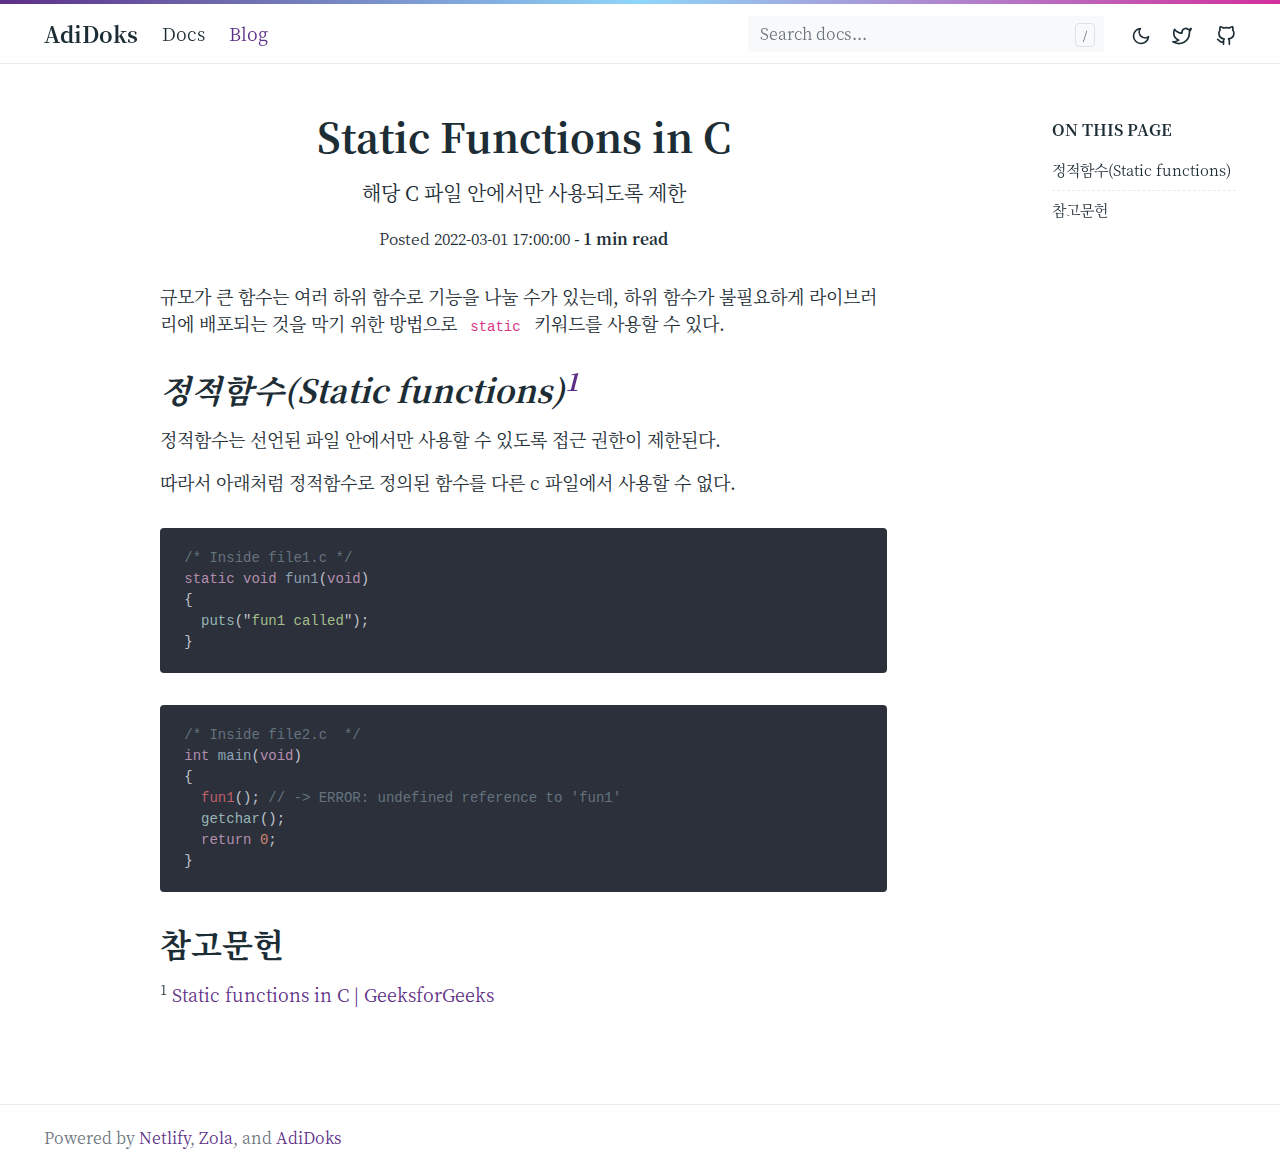
<file: blog/static-functions/index.html>
<!DOCTYPE html>
<html lang="en-US">
<head>
<meta charset="utf-8">
<meta http-equiv="x-ua-compatible" content="ie=edge">
<meta name="viewport" content="width=device-width, initial-scale=1, shrink-to-fit=no">

  <link rel="preload" as="font" href="https://seongs1024.github.io/fonts/vendor/noto/noto-serif-kr-v17-latin_korean-regular.woff2" type="font/woff2" crossorigin>
  <link rel="preload" as="font" href="https://seongs1024.github.io/fonts/vendor/noto/noto-serif-kr-v17-latin_korean-700.woff2"  type="font/woff2" crossorigin>


<link rel="stylesheet" href="https://seongs1024.github.io/main.css">
<link rel="stylesheet" href="https://seongs1024.github.io/custom.css">



  
  
  
  
  
    
  

  
  
    
  
  
  
    
  
  
  
  
    
  
  
  


  <meta name="robots" content="index, follow">
  <meta name="googlebot" content="index, follow, max-snippet:-1, max-image-preview:large, max-video-preview:-1">
  <meta name="bingbot" content="index, follow, max-snippet:-1, max-image-preview:large, max-video-preview:-1">


	


	

<title>Static Functions in C</title>
<meta name="description" content="해당 C 파일 안에서만 사용되도록 제한">
<link rel="canonical" href="https://seongs1024.github.io/blog/static-functions/">










<script type="application/ld+json">
  {
    "@context": "http://schema.org",
    "@type": "BreadcrumbList",
    
      
      
        
        
        
        
        
        
        
        
          {
            "@type": "ListItem",
            "position":  1 ,
            "name": "Home",
            "item": "https://seongs1024.github.io/"
          },
          
          
          {
            "@type": "ListItem",
            "position":  2 ,
            "name": "Blog",
            "item": "https://seongs1024.github.io/blog/"
          },
        
      
        
        
        
        
        
        
        
        
        
        
        
          
          
          {
            "@type": "ListItem",
            "position":  3 ,
            "name": "Static Functions",
            "item": "https://seongs1024.github.io/blog/static-functions/"
          },
        
      
    
  }
</script>







  <meta name="theme-color" content="#fff">
  <link rel="apple-touch-icon" sizes="180x180" href="https://seongs1024.github.io/apple-touch-icon.png">
  <link rel="icon" type="image/png" sizes="32x32" href="https://seongs1024.github.io/favicon-32x32.png">
  <link rel="icon" type="image/png" sizes="16x16" href="https://seongs1024.github.io/favicon-16x16.png">
  
    <link rel="manifest" href="https://seongs1024.github.io/site.webmanifest" crossorigin>
  


  

</head>

  

<body class="blog single">
  
  
<div class="header-bar fixed-top"></div>
<header class="navbar fixed-top navbar-expand-md navbar-light">
	<div class="container">
		<input class="menu-btn order-0" type="checkbox" id="menu-btn">
		<label class="menu-icon d-md-none" for="menu-btn"><span class="navicon"></span></label>
		<a class="navbar-brand order-1 order-md-0 me-auto" href="https://seongs1024.github.io/">AdiDoks</a>
		<button id="mode" class="btn btn-link order-2 order-md-4" type="button" aria-label="Toggle mode">
			<span class="toggle-dark"><svg xmlns="http://www.w3.org/2000/svg" width="20" height="20" viewBox="0 0 24 24" fill="none" stroke="currentColor" stroke-width="2" stroke-linecap="round" stroke-linejoin="round" class="feather feather-moon"><path d="M21 12.79A9 9 0 1 1 11.21 3 7 7 0 0 0 21 12.79z"></path></svg></span>
			<span class="toggle-light"><svg xmlns="http://www.w3.org/2000/svg" width="20" height="20" viewBox="0 0 24 24" fill="none" stroke="currentColor" stroke-width="2" stroke-linecap="round" stroke-linejoin="round" class="feather feather-sun"><circle cx="12" cy="12" r="5"></circle><line x1="12" y1="1" x2="12" y2="3"></line><line x1="12" y1="21" x2="12" y2="23"></line><line x1="4.22" y1="4.22" x2="5.64" y2="5.64"></line><line x1="18.36" y1="18.36" x2="19.78" y2="19.78"></line><line x1="1" y1="12" x2="3" y2="12"></line><line x1="21" y1="12" x2="23" y2="12"></line><line x1="4.22" y1="19.78" x2="5.64" y2="18.36"></line><line x1="18.36" y1="5.64" x2="19.78" y2="4.22"></line></svg></span>
		</button>
		<ul class="navbar-nav fork-me order-3 order-md-5">
			
				<li class="nav-item">
					<a class="nav-link" href="https://twitter.com/aaranxu"><svg xmlns="http://www.w3.org/2000/svg" width="20" height="20" viewBox="0 0 24 24" fill="none" stroke="currentColor" stroke-width="2" stroke-linecap="round" stroke-linejoin="round" class="feather feather-twitter"><path d="M23 3a10.9 10.9 0 0 1-3.14 1.53 4.48 4.48 0 0 0-7.86 3v1A10.66 10.66 0 0 1 3 4s-4 9 5 13a11.64 11.64 0 0 1-7 2c9 5 20 0 20-11.5a4.5 4.5 0 0 0-.08-.83A7.72 7.72 0 0 0 23 3z"></path></svg><span class="ms-2 visually-hidden">Twitter</span></a>
				</li>
				<li class="nav-item">
					<a class="nav-link" href="https://github.com/aaranxu/adidoks"><svg xmlns="http://www.w3.org/2000/svg" width="20" height="20" viewBox="0 0 24 24" fill="none" stroke="currentColor" stroke-width="2" stroke-linecap="round" stroke-linejoin="round" class="feather feather-github"><path d="M9 19c-5 1.5-5-2.5-7-3m14 6v-3.87a3.37 3.37 0 0 0-.94-2.61c3.14-.35 6.44-1.54 6.44-7A5.44 5.44 0 0 0 20 4.77 5.07 5.07 0 0 0 19.91 1S18.73.65 16 2.48a13.38 13.38 0 0 0-7 0C6.27.65 5.09 1 5.09 1A5.07 5.07 0 0 0 5 4.77a5.44 5.44 0 0 0-1.5 3.78c0 5.42 3.3 6.61 6.44 7A3.37 3.37 0 0 0 9 18.13V22"></path></svg><span class="ms-2 visually-hidden">GitHub</span></a>
				</li>
			
		</ul>
		<div class="collapse navbar-collapse order-4 order-md-1">
			<ul class="navbar-nav main-nav me-auto order-5 order-md-2">
				
					
				
				
				
					
						<li class="nav-item">
							<a class="nav-link" href="https://seongs1024.github.io/docs/getting-started/introduction/">Docs</a>
						</li>
					
						<li class="nav-item blog active">
							<a class="nav-link" href="https://seongs1024.github.io/blog/">Blog</a>
						</li>
					
				
			</ul>
			<div class="break order-6 d-md-none"></div>
			
				<form class="navbar-form flex-grow-1 order-7 order-md-3">
					<input id="userinput" class="form-control is-search" type="search" placeholder="Search docs..."
						aria-label="Search docs..." autocomplete="off">
					<div id="suggestions" class="shadow bg-white rounded"></div>
				</form>
			
		</div>
	</div>
</header>



  
<div class="wrap container" role="document">
  <div class="content">
    <div class="row justify-content-end">
      
  
  <nav class="docs-toc d-none d-xl-block col-xl-3" aria-label="Secondary navigation">
  	<div class="page-links">
  			<h3>On this page</h3>
  			<nav id="TableOfContents">
  					<ul>
  							
  							<li><a href="https://seongs1024.github.io/blog/static-functions/#jjeonjjeohamsu-static-functions">정적함수(Static functions)</a></li>
  							
  							
  							<li><a href="https://seongs1024.github.io/blog/static-functions/#camgomunheon">참고문헌</a></li>
  							
  							
  					</ul>
  			</nav>
  	</div>
  </nav>
  

      <div class="docs-content col-md-12 col-lg-10 col-xxl-8 mx-auto">
        <article>
          <div class="blog-header">
            <h1>Static Functions in C</h1>
            <p class="lead">해당 C 파일 안에서만 사용되도록 제한</p>
            
<p><small>Posted 2022-03-01 17:00:00&nbsp;&hyphen;&nbsp;<strong>1&nbsp;min read</strong></small><p>

          </div>
          <p>규모가 큰 함수는 여러 하위 함수로 기능을 나눌 수가 있는데, 하위 함수가 불필요하게 라이브러리에 배포되는 것을 막기 위한 방법으로 <code>static</code> 키워드를 사용할 수 있다.</p>
<h2 id="jjeonjjeohamsu-static-functions"><cite>정적함수(Static functions)<sup class="footnote-reference"><a href="#static">1</a></sup></cite></h2>
<p>정적함수는 선언된 파일 안에서만 사용할 수 있도록 접근 권한이 제한된다.</p>
<p>따라서 아래처럼 정적함수로 정의된 함수를 다른 c 파일에서 사용할 수 없다.</p>
<pre data-lang="c" style="background-color:#2b303b;color:#c0c5ce;" class="language-c "><code class="language-c" data-lang="c"><span style="color:#65737e;">/* Inside file1.c */ 
</span><span style="color:#b48ead;">static void </span><span style="color:#8fa1b3;">fun1</span><span>(</span><span style="color:#b48ead;">void</span><span>)
</span><span>{
</span><span>  </span><span style="color:#96b5b4;">puts</span><span>(&quot;</span><span style="color:#a3be8c;">fun1 called</span><span>&quot;);
</span><span>}
</span></code></pre>
<pre data-lang="c" style="background-color:#2b303b;color:#c0c5ce;" class="language-c "><code class="language-c" data-lang="c"><span style="color:#65737e;">/* Inside file2.c  */ 
</span><span style="color:#b48ead;">int </span><span style="color:#8fa1b3;">main</span><span>(</span><span style="color:#b48ead;">void</span><span>)
</span><span>{
</span><span>  </span><span style="color:#bf616a;">fun1</span><span>(); </span><span style="color:#65737e;">// -&gt; ERROR: undefined reference to &#39;fun1&#39;
</span><span>  </span><span style="color:#96b5b4;">getchar</span><span>();
</span><span>  </span><span style="color:#b48ead;">return </span><span style="color:#d08770;">0</span><span>;  
</span><span>}
</span></code></pre>
<h2 id="camgomunheon">참고문헌</h2>
<div class="footnote-definition" id="static"><sup class="footnote-definition-label">1</sup>
<p><a href="https://www.geeksforgeeks.org/what-are-static-functions-in-c/">Static functions in C | GeeksforGeeks</a></p>
</div>

        </article>
      </div>
    </div>
  </div>
</div>


  
    
<footer class="footer text-muted">
	<div class="container">
		<div class="row">
			<div class="col-lg-8 order-last order-lg-first">
				<ul class="list-inline">
					
						<li class="list-inline-item">Powered by <a href="https://www.netlify.com/">Netlify</a>, <a href="https://www.getzola.org/">Zola</a>, and <a href="https://github.com/aaranxu/adidoks">AdiDoks</a></li>
					
				</ul>
			</div>
			<div class="col-lg-8 order-first order-lg-last text-lg-end">
				<ul class="list-inline">
					
				</ul>
			</div>
		</div>
	</div>
</footer>

  

  
<script type="text/javascript" src="https://seongs1024.github.io/js/main.js" defer></script>

  <script type="text/javascript" src="https://seongs1024.github.io/plugins/elasticlunr.min.js" defer></script>
  <script type="text/javascript" src="https://seongs1024.github.io/search_index.en.js" defer></script>
  <script type="text/javascript" src="https://seongs1024.github.io/js/search.js" defer></script>

  
</body>
</html>
</file>
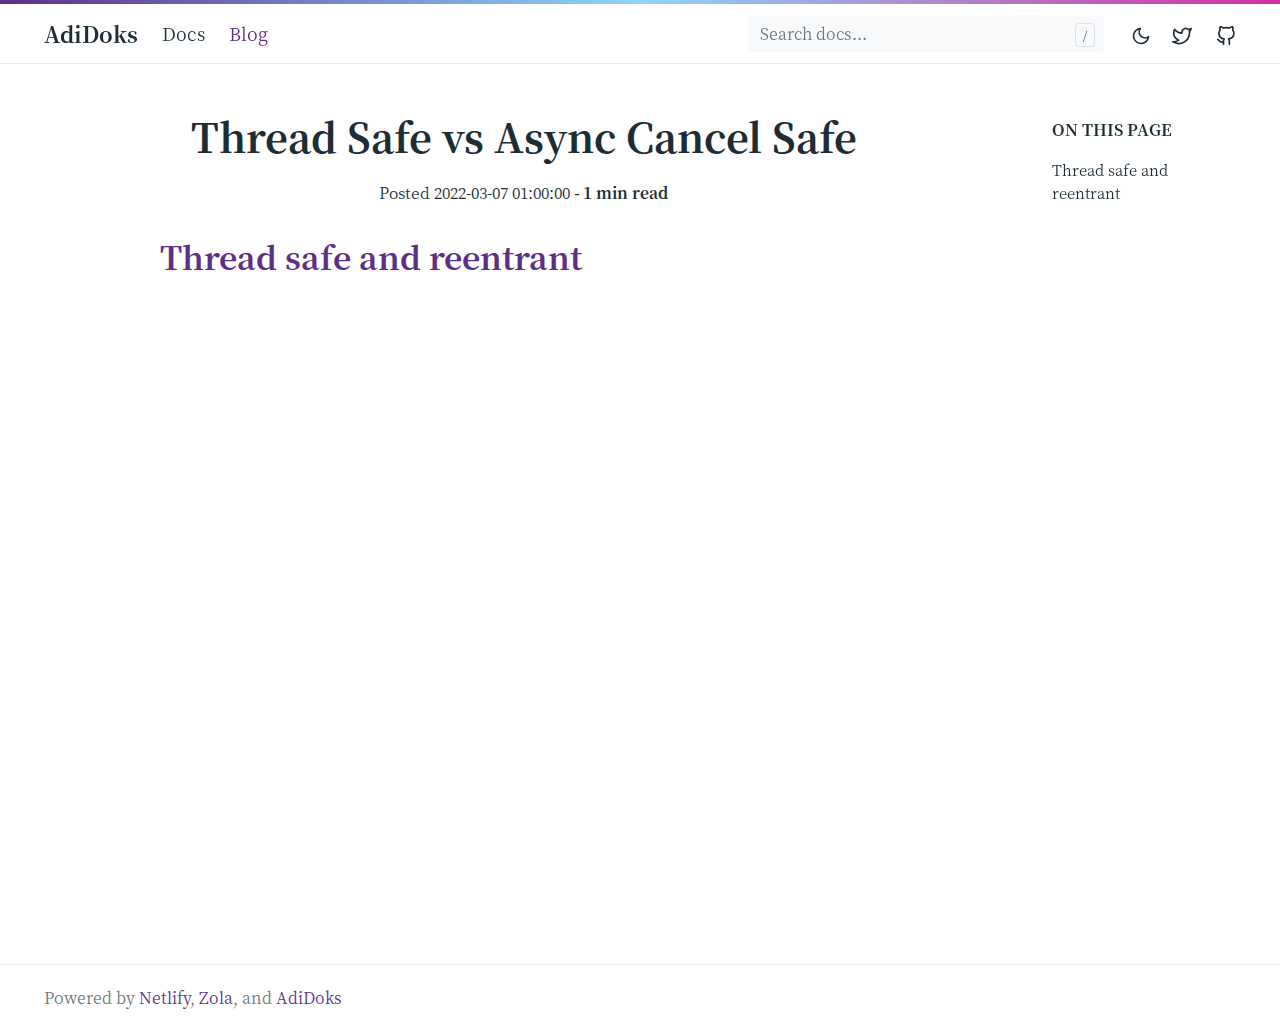
<file: blog/thread-safe-and-async-cancel-safe/index.html>
<!DOCTYPE html>
<html lang="en-US">
<head>
<meta charset="utf-8">
<meta http-equiv="x-ua-compatible" content="ie=edge">
<meta name="viewport" content="width=device-width, initial-scale=1, shrink-to-fit=no">

  <link rel="preload" as="font" href="https://seongs1024.github.io/fonts/vendor/noto/noto-serif-kr-v17-latin_korean-regular.woff2" type="font/woff2" crossorigin>
  <link rel="preload" as="font" href="https://seongs1024.github.io/fonts/vendor/noto/noto-serif-kr-v17-latin_korean-700.woff2"  type="font/woff2" crossorigin>


<link rel="stylesheet" href="https://seongs1024.github.io/main.css">
<link rel="stylesheet" href="https://seongs1024.github.io/custom.css">



  
  
  
  
  
    
  

  
  
    
  
  
  
    
  
  
  
  
    
  
  
  


  <meta name="robots" content="index, follow">
  <meta name="googlebot" content="index, follow, max-snippet:-1, max-image-preview:large, max-video-preview:-1">
  <meta name="bingbot" content="index, follow, max-snippet:-1, max-image-preview:large, max-video-preview:-1">


	


	

<title>Thread Safe vs Async Cancel Safe</title>
<meta name="description" content="">
<link rel="canonical" href="https://seongs1024.github.io/blog/thread-safe-and-async-cancel-safe/">










<script type="application/ld+json">
  {
    "@context": "http://schema.org",
    "@type": "BreadcrumbList",
    
      
      
        
        
        
        
        
        
        
        
          {
            "@type": "ListItem",
            "position":  1 ,
            "name": "Home",
            "item": "https://seongs1024.github.io/"
          },
          
          
          {
            "@type": "ListItem",
            "position":  2 ,
            "name": "Blog",
            "item": "https://seongs1024.github.io/blog/"
          },
        
      
        
        
        
        
        
        
        
        
        
        
        
        
        
        
        
        
        
        
        
        
        
        
        
          
          
          {
            "@type": "ListItem",
            "position":  3 ,
            "name": "Thread Safe And Async Cancel Safe",
            "item": "https://seongs1024.github.io/blog/thread-safe-and-async-cancel-safe/"
          },
        
      
    
  }
</script>







  <meta name="theme-color" content="#fff">
  <link rel="apple-touch-icon" sizes="180x180" href="https://seongs1024.github.io/apple-touch-icon.png">
  <link rel="icon" type="image/png" sizes="32x32" href="https://seongs1024.github.io/favicon-32x32.png">
  <link rel="icon" type="image/png" sizes="16x16" href="https://seongs1024.github.io/favicon-16x16.png">
  
    <link rel="manifest" href="https://seongs1024.github.io/site.webmanifest" crossorigin>
  


  

</head>

  

<body class="blog single">
  
  
<div class="header-bar fixed-top"></div>
<header class="navbar fixed-top navbar-expand-md navbar-light">
	<div class="container">
		<input class="menu-btn order-0" type="checkbox" id="menu-btn">
		<label class="menu-icon d-md-none" for="menu-btn"><span class="navicon"></span></label>
		<a class="navbar-brand order-1 order-md-0 me-auto" href="https://seongs1024.github.io/">AdiDoks</a>
		<button id="mode" class="btn btn-link order-2 order-md-4" type="button" aria-label="Toggle mode">
			<span class="toggle-dark"><svg xmlns="http://www.w3.org/2000/svg" width="20" height="20" viewBox="0 0 24 24" fill="none" stroke="currentColor" stroke-width="2" stroke-linecap="round" stroke-linejoin="round" class="feather feather-moon"><path d="M21 12.79A9 9 0 1 1 11.21 3 7 7 0 0 0 21 12.79z"></path></svg></span>
			<span class="toggle-light"><svg xmlns="http://www.w3.org/2000/svg" width="20" height="20" viewBox="0 0 24 24" fill="none" stroke="currentColor" stroke-width="2" stroke-linecap="round" stroke-linejoin="round" class="feather feather-sun"><circle cx="12" cy="12" r="5"></circle><line x1="12" y1="1" x2="12" y2="3"></line><line x1="12" y1="21" x2="12" y2="23"></line><line x1="4.22" y1="4.22" x2="5.64" y2="5.64"></line><line x1="18.36" y1="18.36" x2="19.78" y2="19.78"></line><line x1="1" y1="12" x2="3" y2="12"></line><line x1="21" y1="12" x2="23" y2="12"></line><line x1="4.22" y1="19.78" x2="5.64" y2="18.36"></line><line x1="18.36" y1="5.64" x2="19.78" y2="4.22"></line></svg></span>
		</button>
		<ul class="navbar-nav fork-me order-3 order-md-5">
			
				<li class="nav-item">
					<a class="nav-link" href="https://twitter.com/aaranxu"><svg xmlns="http://www.w3.org/2000/svg" width="20" height="20" viewBox="0 0 24 24" fill="none" stroke="currentColor" stroke-width="2" stroke-linecap="round" stroke-linejoin="round" class="feather feather-twitter"><path d="M23 3a10.9 10.9 0 0 1-3.14 1.53 4.48 4.48 0 0 0-7.86 3v1A10.66 10.66 0 0 1 3 4s-4 9 5 13a11.64 11.64 0 0 1-7 2c9 5 20 0 20-11.5a4.5 4.5 0 0 0-.08-.83A7.72 7.72 0 0 0 23 3z"></path></svg><span class="ms-2 visually-hidden">Twitter</span></a>
				</li>
				<li class="nav-item">
					<a class="nav-link" href="https://github.com/aaranxu/adidoks"><svg xmlns="http://www.w3.org/2000/svg" width="20" height="20" viewBox="0 0 24 24" fill="none" stroke="currentColor" stroke-width="2" stroke-linecap="round" stroke-linejoin="round" class="feather feather-github"><path d="M9 19c-5 1.5-5-2.5-7-3m14 6v-3.87a3.37 3.37 0 0 0-.94-2.61c3.14-.35 6.44-1.54 6.44-7A5.44 5.44 0 0 0 20 4.77 5.07 5.07 0 0 0 19.91 1S18.73.65 16 2.48a13.38 13.38 0 0 0-7 0C6.27.65 5.09 1 5.09 1A5.07 5.07 0 0 0 5 4.77a5.44 5.44 0 0 0-1.5 3.78c0 5.42 3.3 6.61 6.44 7A3.37 3.37 0 0 0 9 18.13V22"></path></svg><span class="ms-2 visually-hidden">GitHub</span></a>
				</li>
			
		</ul>
		<div class="collapse navbar-collapse order-4 order-md-1">
			<ul class="navbar-nav main-nav me-auto order-5 order-md-2">
				
					
				
				
				
					
						<li class="nav-item">
							<a class="nav-link" href="https://seongs1024.github.io/docs/getting-started/introduction/">Docs</a>
						</li>
					
						<li class="nav-item blog active">
							<a class="nav-link" href="https://seongs1024.github.io/blog/">Blog</a>
						</li>
					
				
			</ul>
			<div class="break order-6 d-md-none"></div>
			
				<form class="navbar-form flex-grow-1 order-7 order-md-3">
					<input id="userinput" class="form-control is-search" type="search" placeholder="Search docs..."
						aria-label="Search docs..." autocomplete="off">
					<div id="suggestions" class="shadow bg-white rounded"></div>
				</form>
			
		</div>
	</div>
</header>



  
<div class="wrap container" role="document">
  <div class="content">
    <div class="row justify-content-end">
      
  
  <nav class="docs-toc d-none d-xl-block col-xl-3" aria-label="Secondary navigation">
  	<div class="page-links">
  			<h3>On this page</h3>
  			<nav id="TableOfContents">
  					<ul>
  							
  							<li><a href="https://seongs1024.github.io/blog/thread-safe-and-async-cancel-safe/#thread-safe-and-reentrant">Thread safe and reentrant</a></li>
  							
  							
  					</ul>
  			</nav>
  	</div>
  </nav>
  

      <div class="docs-content col-md-12 col-lg-10 col-xxl-8 mx-auto">
        <article>
          <div class="blog-header">
            <h1>Thread Safe vs Async Cancel Safe</h1>
            
            
<p><small>Posted 2022-03-07 01:00:00&nbsp;&hyphen;&nbsp;<strong>1&nbsp;min read</strong></small><p>

          </div>
          <h2 id="thread-safe-and-reentrant"><a href="https://yesarang.tistory.com/214">Thread safe and reentrant</a></h2>

        </article>
      </div>
    </div>
  </div>
</div>


  
    
<footer class="footer text-muted">
	<div class="container">
		<div class="row">
			<div class="col-lg-8 order-last order-lg-first">
				<ul class="list-inline">
					
						<li class="list-inline-item">Powered by <a href="https://www.netlify.com/">Netlify</a>, <a href="https://www.getzola.org/">Zola</a>, and <a href="https://github.com/aaranxu/adidoks">AdiDoks</a></li>
					
				</ul>
			</div>
			<div class="col-lg-8 order-first order-lg-last text-lg-end">
				<ul class="list-inline">
					
				</ul>
			</div>
		</div>
	</div>
</footer>

  

  
<script type="text/javascript" src="https://seongs1024.github.io/js/main.js" defer></script>

  <script type="text/javascript" src="https://seongs1024.github.io/plugins/elasticlunr.min.js" defer></script>
  <script type="text/javascript" src="https://seongs1024.github.io/search_index.en.js" defer></script>
  <script type="text/javascript" src="https://seongs1024.github.io/js/search.js" defer></script>

  
</body>
</html>
</file>
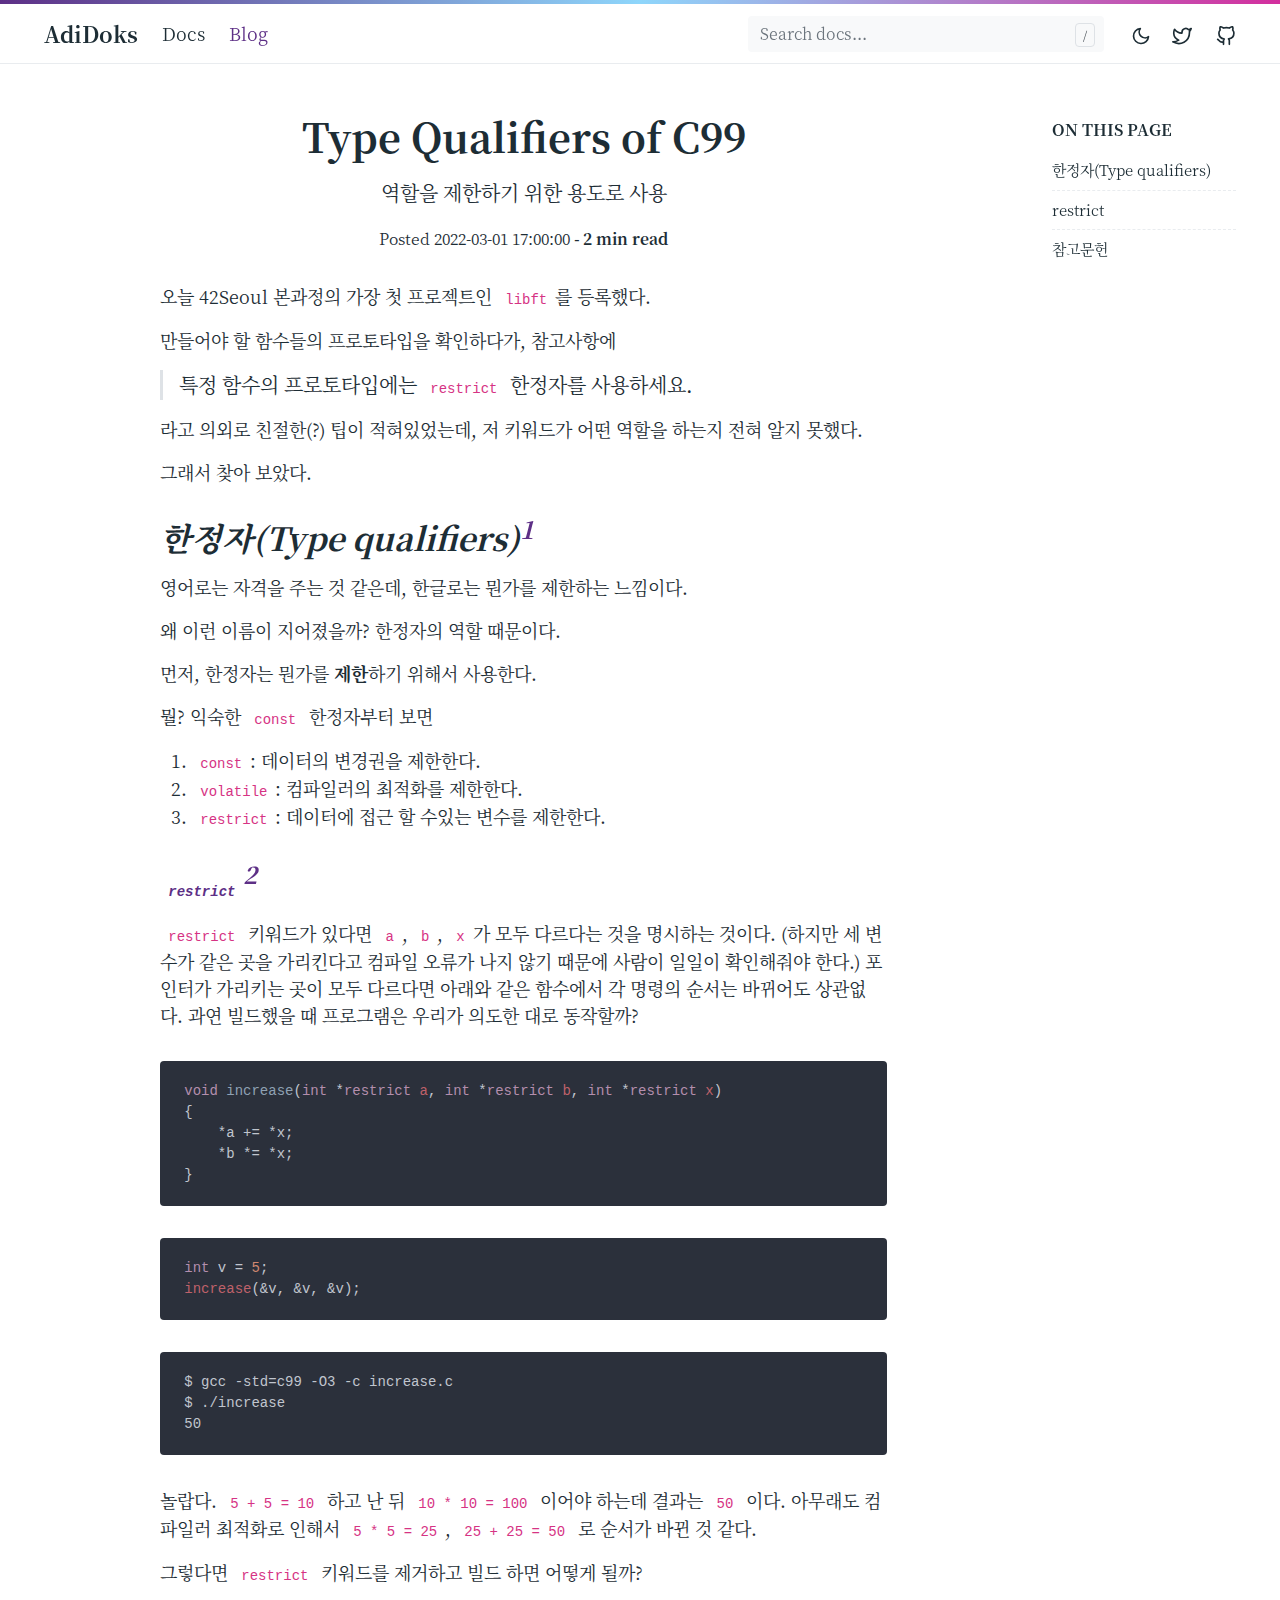
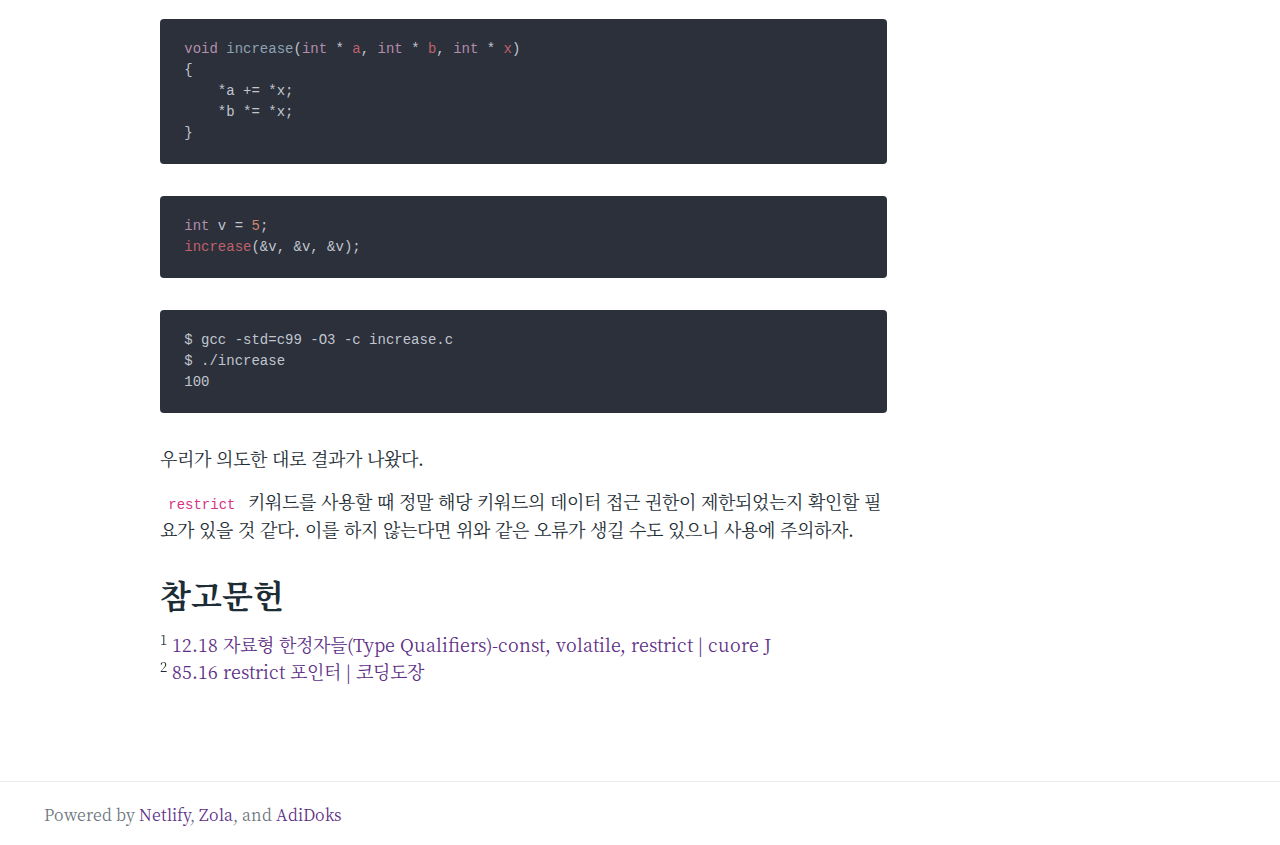
<file: blog/type-qualifiers/index.html>
<!DOCTYPE html>
<html lang="en-US">
<head>
<meta charset="utf-8">
<meta http-equiv="x-ua-compatible" content="ie=edge">
<meta name="viewport" content="width=device-width, initial-scale=1, shrink-to-fit=no">

  <link rel="preload" as="font" href="https://seongs1024.github.io/fonts/vendor/noto/noto-serif-kr-v17-latin_korean-regular.woff2" type="font/woff2" crossorigin>
  <link rel="preload" as="font" href="https://seongs1024.github.io/fonts/vendor/noto/noto-serif-kr-v17-latin_korean-700.woff2"  type="font/woff2" crossorigin>


<link rel="stylesheet" href="https://seongs1024.github.io/main.css">
<link rel="stylesheet" href="https://seongs1024.github.io/custom.css">



  
  
  
  
  
    
  

  
  
    
  
  
  
    
  
  
  
  
    
  
  
  


  <meta name="robots" content="index, follow">
  <meta name="googlebot" content="index, follow, max-snippet:-1, max-image-preview:large, max-video-preview:-1">
  <meta name="bingbot" content="index, follow, max-snippet:-1, max-image-preview:large, max-video-preview:-1">


	


	

<title>Type Qualifiers of C99</title>
<meta name="description" content="역할을 제한하기 위한 용도로 사용">
<link rel="canonical" href="https://seongs1024.github.io/blog/type-qualifiers/">










<script type="application/ld+json">
  {
    "@context": "http://schema.org",
    "@type": "BreadcrumbList",
    
      
      
        
        
        
        
        
        
        
        
          {
            "@type": "ListItem",
            "position":  1 ,
            "name": "Home",
            "item": "https://seongs1024.github.io/"
          },
          
          
          {
            "@type": "ListItem",
            "position":  2 ,
            "name": "Blog",
            "item": "https://seongs1024.github.io/blog/"
          },
        
      
        
        
        
        
        
        
        
        
        
        
        
          
          
          {
            "@type": "ListItem",
            "position":  3 ,
            "name": "Type Qualifiers",
            "item": "https://seongs1024.github.io/blog/type-qualifiers/"
          },
        
      
    
  }
</script>







  <meta name="theme-color" content="#fff">
  <link rel="apple-touch-icon" sizes="180x180" href="https://seongs1024.github.io/apple-touch-icon.png">
  <link rel="icon" type="image/png" sizes="32x32" href="https://seongs1024.github.io/favicon-32x32.png">
  <link rel="icon" type="image/png" sizes="16x16" href="https://seongs1024.github.io/favicon-16x16.png">
  
    <link rel="manifest" href="https://seongs1024.github.io/site.webmanifest" crossorigin>
  


  

</head>

  

<body class="blog single">
  
  
<div class="header-bar fixed-top"></div>
<header class="navbar fixed-top navbar-expand-md navbar-light">
	<div class="container">
		<input class="menu-btn order-0" type="checkbox" id="menu-btn">
		<label class="menu-icon d-md-none" for="menu-btn"><span class="navicon"></span></label>
		<a class="navbar-brand order-1 order-md-0 me-auto" href="https://seongs1024.github.io/">AdiDoks</a>
		<button id="mode" class="btn btn-link order-2 order-md-4" type="button" aria-label="Toggle mode">
			<span class="toggle-dark"><svg xmlns="http://www.w3.org/2000/svg" width="20" height="20" viewBox="0 0 24 24" fill="none" stroke="currentColor" stroke-width="2" stroke-linecap="round" stroke-linejoin="round" class="feather feather-moon"><path d="M21 12.79A9 9 0 1 1 11.21 3 7 7 0 0 0 21 12.79z"></path></svg></span>
			<span class="toggle-light"><svg xmlns="http://www.w3.org/2000/svg" width="20" height="20" viewBox="0 0 24 24" fill="none" stroke="currentColor" stroke-width="2" stroke-linecap="round" stroke-linejoin="round" class="feather feather-sun"><circle cx="12" cy="12" r="5"></circle><line x1="12" y1="1" x2="12" y2="3"></line><line x1="12" y1="21" x2="12" y2="23"></line><line x1="4.22" y1="4.22" x2="5.64" y2="5.64"></line><line x1="18.36" y1="18.36" x2="19.78" y2="19.78"></line><line x1="1" y1="12" x2="3" y2="12"></line><line x1="21" y1="12" x2="23" y2="12"></line><line x1="4.22" y1="19.78" x2="5.64" y2="18.36"></line><line x1="18.36" y1="5.64" x2="19.78" y2="4.22"></line></svg></span>
		</button>
		<ul class="navbar-nav fork-me order-3 order-md-5">
			
				<li class="nav-item">
					<a class="nav-link" href="https://twitter.com/aaranxu"><svg xmlns="http://www.w3.org/2000/svg" width="20" height="20" viewBox="0 0 24 24" fill="none" stroke="currentColor" stroke-width="2" stroke-linecap="round" stroke-linejoin="round" class="feather feather-twitter"><path d="M23 3a10.9 10.9 0 0 1-3.14 1.53 4.48 4.48 0 0 0-7.86 3v1A10.66 10.66 0 0 1 3 4s-4 9 5 13a11.64 11.64 0 0 1-7 2c9 5 20 0 20-11.5a4.5 4.5 0 0 0-.08-.83A7.72 7.72 0 0 0 23 3z"></path></svg><span class="ms-2 visually-hidden">Twitter</span></a>
				</li>
				<li class="nav-item">
					<a class="nav-link" href="https://github.com/aaranxu/adidoks"><svg xmlns="http://www.w3.org/2000/svg" width="20" height="20" viewBox="0 0 24 24" fill="none" stroke="currentColor" stroke-width="2" stroke-linecap="round" stroke-linejoin="round" class="feather feather-github"><path d="M9 19c-5 1.5-5-2.5-7-3m14 6v-3.87a3.37 3.37 0 0 0-.94-2.61c3.14-.35 6.44-1.54 6.44-7A5.44 5.44 0 0 0 20 4.77 5.07 5.07 0 0 0 19.91 1S18.73.65 16 2.48a13.38 13.38 0 0 0-7 0C6.27.65 5.09 1 5.09 1A5.07 5.07 0 0 0 5 4.77a5.44 5.44 0 0 0-1.5 3.78c0 5.42 3.3 6.61 6.44 7A3.37 3.37 0 0 0 9 18.13V22"></path></svg><span class="ms-2 visually-hidden">GitHub</span></a>
				</li>
			
		</ul>
		<div class="collapse navbar-collapse order-4 order-md-1">
			<ul class="navbar-nav main-nav me-auto order-5 order-md-2">
				
					
				
				
				
					
						<li class="nav-item">
							<a class="nav-link" href="https://seongs1024.github.io/docs/getting-started/introduction/">Docs</a>
						</li>
					
						<li class="nav-item blog active">
							<a class="nav-link" href="https://seongs1024.github.io/blog/">Blog</a>
						</li>
					
				
			</ul>
			<div class="break order-6 d-md-none"></div>
			
				<form class="navbar-form flex-grow-1 order-7 order-md-3">
					<input id="userinput" class="form-control is-search" type="search" placeholder="Search docs..."
						aria-label="Search docs..." autocomplete="off">
					<div id="suggestions" class="shadow bg-white rounded"></div>
				</form>
			
		</div>
	</div>
</header>



  
<div class="wrap container" role="document">
  <div class="content">
    <div class="row justify-content-end">
      
  
  <nav class="docs-toc d-none d-xl-block col-xl-3" aria-label="Secondary navigation">
  	<div class="page-links">
  			<h3>On this page</h3>
  			<nav id="TableOfContents">
  					<ul>
  							
  							<li><a href="https://seongs1024.github.io/blog/type-qualifiers/#hanjjeonja-type-qualifiers">한정자(Type qualifiers)</a></li>
  							
  							
  							<li><a href="https://seongs1024.github.io/blog/type-qualifiers/#restrict">restrict</a></li>
  							
  							
  							<li><a href="https://seongs1024.github.io/blog/type-qualifiers/#camgomunheon">참고문헌</a></li>
  							
  							
  					</ul>
  			</nav>
  	</div>
  </nav>
  

      <div class="docs-content col-md-12 col-lg-10 col-xxl-8 mx-auto">
        <article>
          <div class="blog-header">
            <h1>Type Qualifiers of C99</h1>
            <p class="lead">역할을 제한하기 위한 용도로 사용</p>
            
<p><small>Posted 2022-03-01 17:00:00&nbsp;&hyphen;&nbsp;<strong>2&nbsp;min read</strong></small><p>

          </div>
          <p>오늘 42Seoul 본과정의 가장 첫 프로젝트인 <code>libft</code>를 등록했다.</p>
<p>만들어야 할 함수들의 프로토타입을 확인하다가, 참고사항에</p>
<blockquote>
<p>특정 함수의 프로토타입에는 <code>restrict</code> 한정자를 사용하세요.</p>
</blockquote>
<p>라고 의외로 친절한(?) 팁이 적혀있었는데, 저 키워드가 어떤 역할을 하는지 전혀 알지 못했다.</p>
<p>그래서 찾아 보았다.</p>
<h2 id="hanjjeonja-type-qualifiers"><cite>한정자(Type qualifiers)<sup class="footnote-reference"><a href="#qualifier">1</a></sup></cite></h2>
<p>영어로는 자격을 주는 것 같은데, 한글로는 뭔가를 제한하는 느낌이다.</p>
<p>왜 이런 이름이 지어졌을까? 한정자의 역할 때문이다.</p>
<p>먼저, 한정자는 뭔가를 <strong>제한</strong>하기 위해서 사용한다.</p>
<p>뭘? 익숙한 <code>const</code> 한정자부터 보면 </p>
<ol>
<li><code>const</code>: 데이터의 변경권을 제한한다.</li>
<li><code>volatile</code>: 컴파일러의 최적화를 제한한다.</li>
<li><code>restrict</code>: 데이터에 접근 할 수있는 변수를 제한한다.</li>
</ol>
<h2 id="restrict"><cite><a href="https://dojang.io/mod/page/view.php?id=760"><code>restrict</code></a><sup class="footnote-reference"><a href="#restrict">2</a></sup></cite></h2>
<p><code>restrict</code> 키워드가 있다면 <code>a</code>, <code>b</code>, <code>x</code>가 모두 다르다는 것을 명시하는 것이다. (하지만 세 변수가 같은 곳을 가리킨다고 컴파일 오류가 나지 않기 때문에 사람이 일일이 확인해줘야 한다.) 포인터가 가리키는 곳이 모두 다르다면 아래와 같은 함수에서 각 명령의 순서는 바뀌어도 상관없다. 과연 빌드했을 때 프로그램은 우리가 의도한 대로 동작할까?</p>
<pre data-lang="c" style="background-color:#2b303b;color:#c0c5ce;" class="language-c "><code class="language-c" data-lang="c"><span style="color:#b48ead;">void </span><span style="color:#8fa1b3;">increase</span><span>(</span><span style="color:#b48ead;">int </span><span>*</span><span style="color:#b48ead;">restrict </span><span style="color:#bf616a;">a</span><span>, </span><span style="color:#b48ead;">int </span><span>*</span><span style="color:#b48ead;">restrict </span><span style="color:#bf616a;">b</span><span>, </span><span style="color:#b48ead;">int </span><span>*</span><span style="color:#b48ead;">restrict </span><span style="color:#bf616a;">x</span><span>)
</span><span>{
</span><span>    *a += *x;
</span><span>    *b *= *x;
</span><span>}
</span></code></pre>
<pre data-lang="c" style="background-color:#2b303b;color:#c0c5ce;" class="language-c "><code class="language-c" data-lang="c"><span style="color:#b48ead;">int</span><span> v = </span><span style="color:#d08770;">5</span><span>;
</span><span style="color:#bf616a;">increase</span><span>(&amp;v, &amp;v, &amp;v);
</span></code></pre>
<pre data-lang="shell" style="background-color:#2b303b;color:#c0c5ce;" class="language-shell "><code class="language-shell" data-lang="shell"><span>$ gcc -std=c99 -O3 -c increase.c
</span><span>$ ./increase
</span><span>50
</span></code></pre>
<p>놀랍다. <code>5 + 5 = 10</code> 하고 난 뒤 <code>10 * 10 = 100</code> 이어야 하는데 결과는 <code>50</code> 이다. 아무래도 컴파일러 최적화로 인해서 <code>5 * 5 = 25</code>, <code>25 + 25 = 50</code> 로 순서가 바뀐 것 같다.</p>
<p>그렇다면 <code>restrict</code> 키워드를 제거하고 빌드 하면 어떻게 될까?</p>
<pre data-lang="c" style="background-color:#2b303b;color:#c0c5ce;" class="language-c "><code class="language-c" data-lang="c"><span style="color:#b48ead;">void </span><span style="color:#8fa1b3;">increase</span><span>(</span><span style="color:#b48ead;">int </span><span>* </span><span style="color:#bf616a;">a</span><span>, </span><span style="color:#b48ead;">int </span><span>* </span><span style="color:#bf616a;">b</span><span>, </span><span style="color:#b48ead;">int </span><span>* </span><span style="color:#bf616a;">x</span><span>)
</span><span>{
</span><span>    *a += *x;
</span><span>    *b *= *x;
</span><span>}
</span></code></pre>
<pre data-lang="c" style="background-color:#2b303b;color:#c0c5ce;" class="language-c "><code class="language-c" data-lang="c"><span style="color:#b48ead;">int</span><span> v = </span><span style="color:#d08770;">5</span><span>;
</span><span style="color:#bf616a;">increase</span><span>(&amp;v, &amp;v, &amp;v);
</span></code></pre>
<pre data-lang="shell" style="background-color:#2b303b;color:#c0c5ce;" class="language-shell "><code class="language-shell" data-lang="shell"><span>$ gcc -std=c99 -O3 -c increase.c
</span><span>$ ./increase
</span><span>100
</span></code></pre>
<p>우리가 의도한 대로 결과가 나왔다.</p>
<p><code>restrict</code> 키워드를 사용할 때 정말 해당 키워드의 데이터 접근 권한이 제한되었는지 확인할 필요가 있을 것 같다. 이를 하지 않는다면 위와 같은 오류가 생길 수도 있으니 사용에 주의하자.</p>
<h2 id="camgomunheon">참고문헌</h2>
<div class="footnote-definition" id="qualifier"><sup class="footnote-definition-label">1</sup>
<p><a href="https://m.blog.naver.com/cuorej/221688482474">12.18 자료형 한정자들(Type Qualifiers)-const, volatile, restrict | cuore J</a></p>
</div>
<div class="footnote-definition" id="restrict"><sup class="footnote-definition-label">2</sup>
<p><a href="https://dojang.io/mod/page/view.php?id=760">85.16 restrict 포인터 | 코딩도장</a></p>
</div>

        </article>
      </div>
    </div>
  </div>
</div>


  
    
<footer class="footer text-muted">
	<div class="container">
		<div class="row">
			<div class="col-lg-8 order-last order-lg-first">
				<ul class="list-inline">
					
						<li class="list-inline-item">Powered by <a href="https://www.netlify.com/">Netlify</a>, <a href="https://www.getzola.org/">Zola</a>, and <a href="https://github.com/aaranxu/adidoks">AdiDoks</a></li>
					
				</ul>
			</div>
			<div class="col-lg-8 order-first order-lg-last text-lg-end">
				<ul class="list-inline">
					
				</ul>
			</div>
		</div>
	</div>
</footer>

  

  
<script type="text/javascript" src="https://seongs1024.github.io/js/main.js" defer></script>

  <script type="text/javascript" src="https://seongs1024.github.io/plugins/elasticlunr.min.js" defer></script>
  <script type="text/javascript" src="https://seongs1024.github.io/search_index.en.js" defer></script>
  <script type="text/javascript" src="https://seongs1024.github.io/js/search.js" defer></script>

  
</body>
</html>
</file>
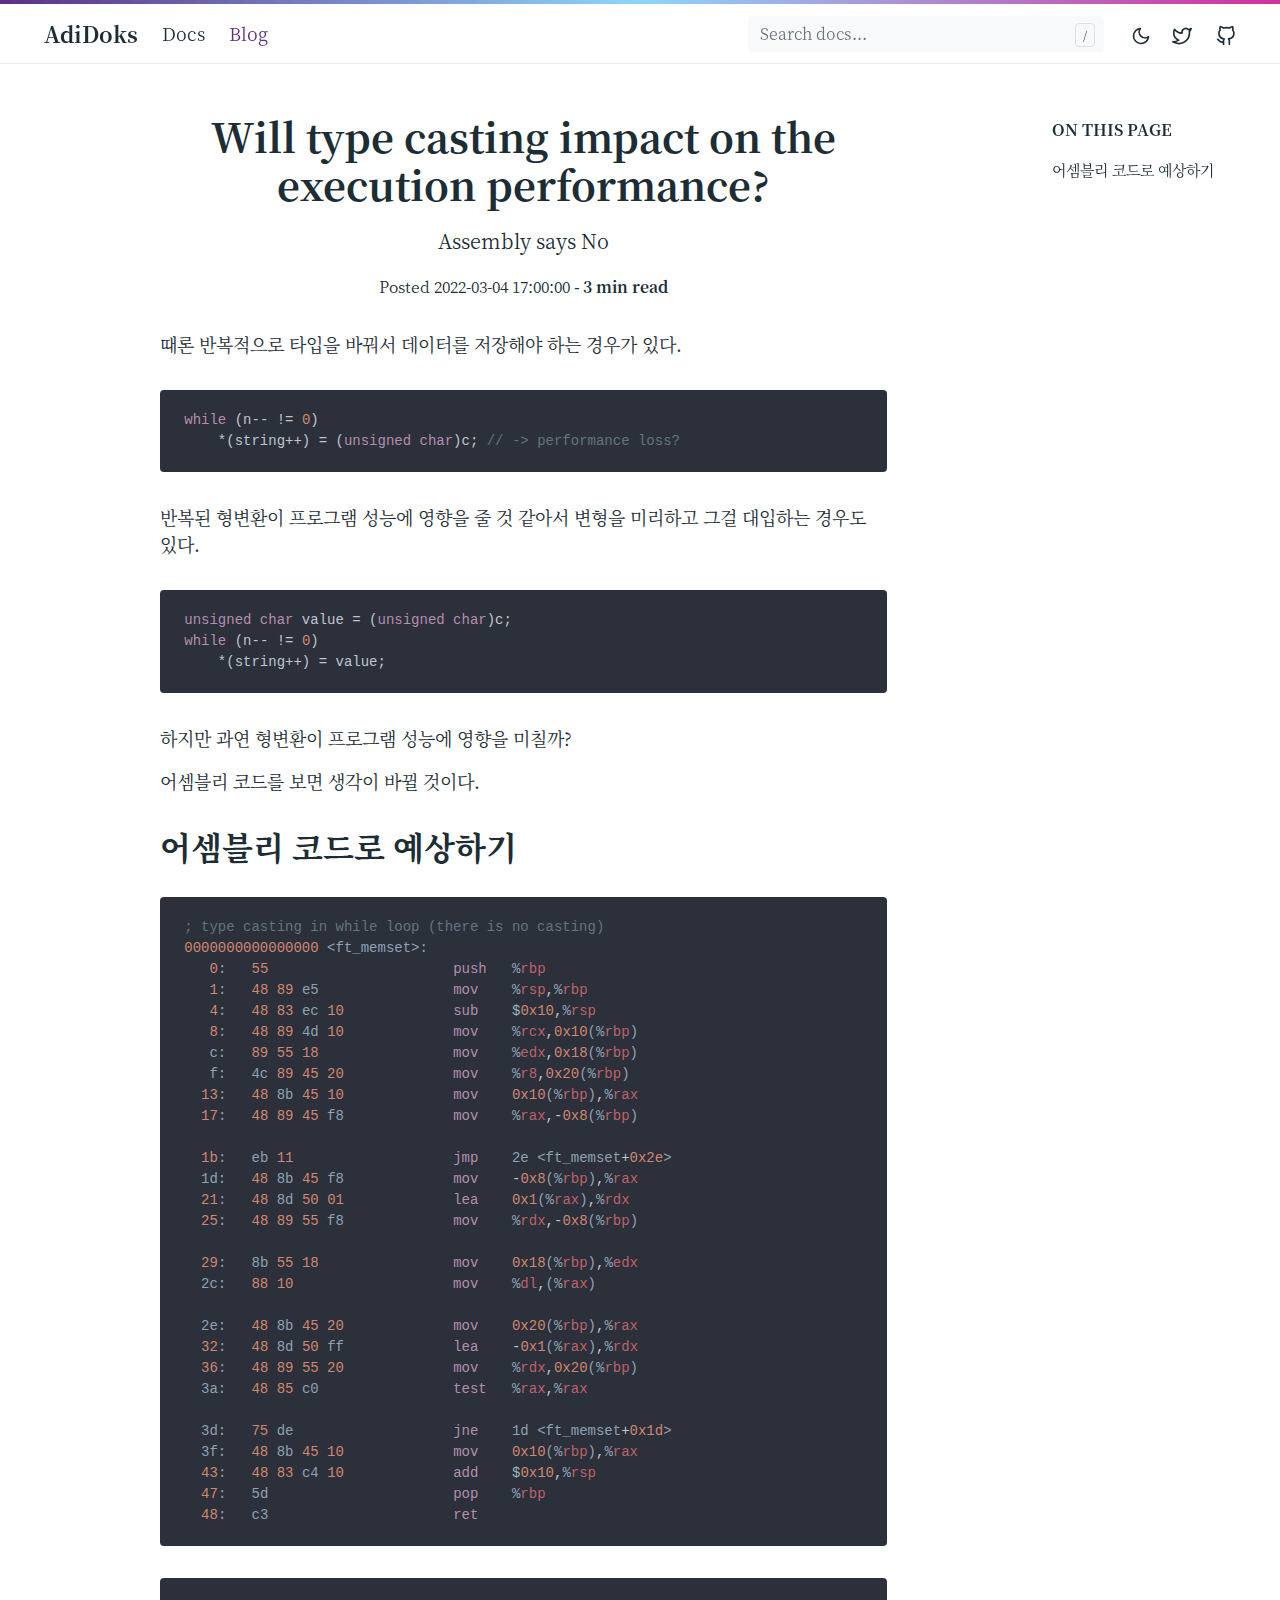
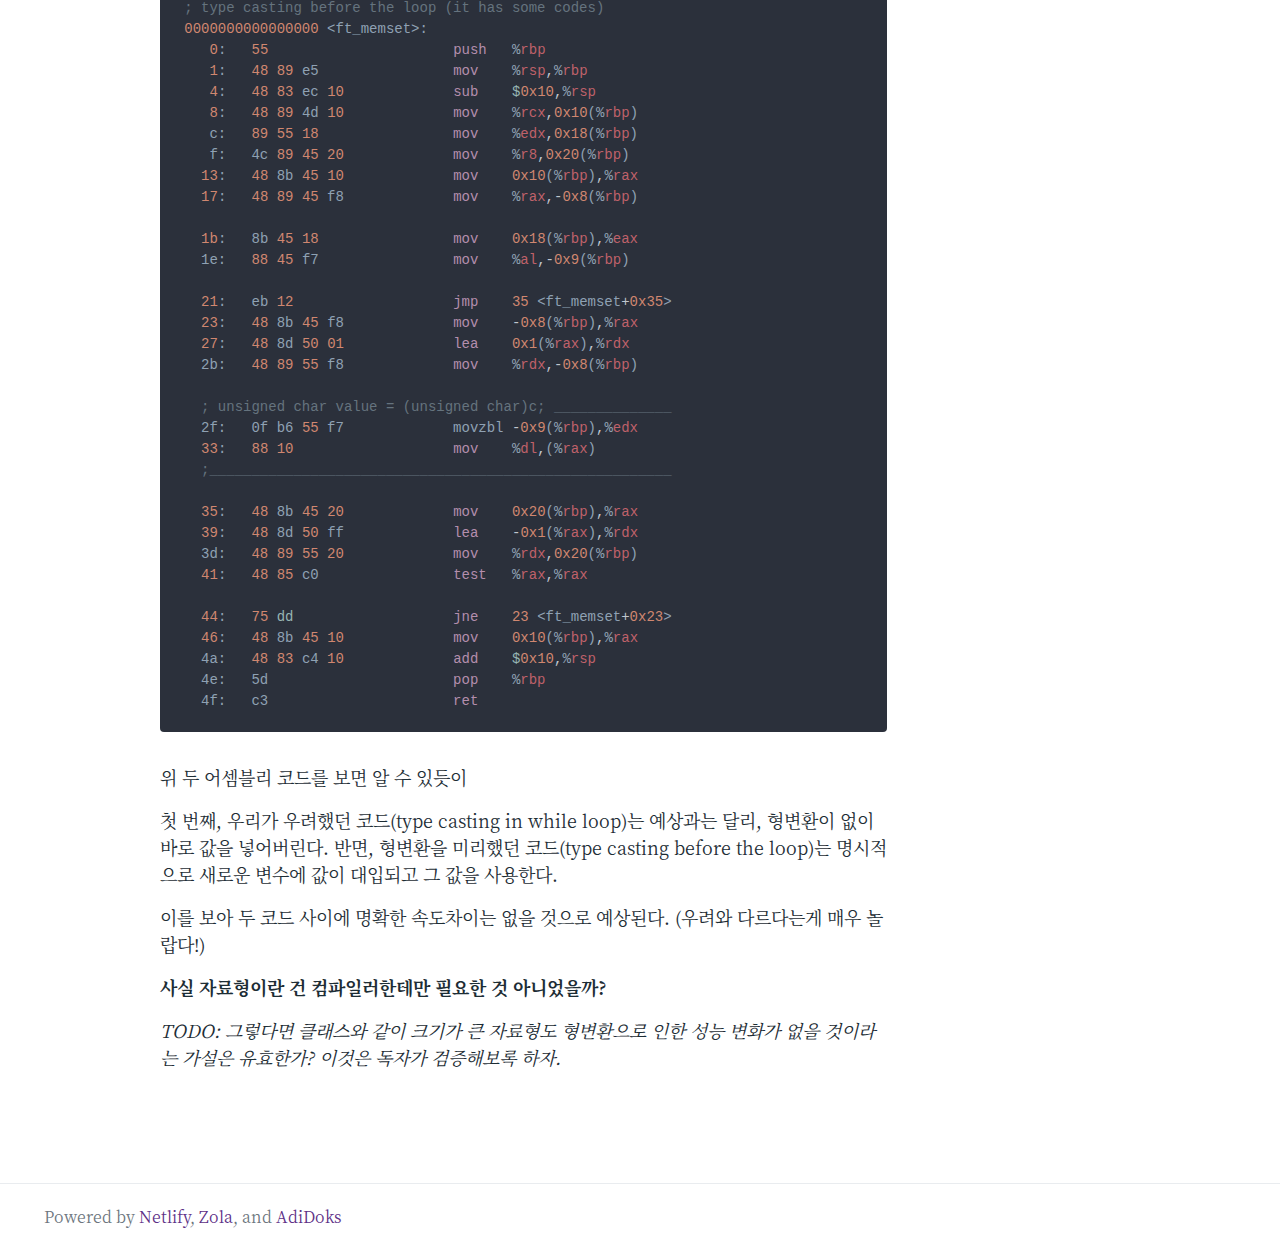
<file: blog/will-type-casting-impact-on-the-execution-performance/index.html>
<!DOCTYPE html>
<html lang="en-US">
<head>
<meta charset="utf-8">
<meta http-equiv="x-ua-compatible" content="ie=edge">
<meta name="viewport" content="width=device-width, initial-scale=1, shrink-to-fit=no">

  <link rel="preload" as="font" href="https://seongs1024.github.io/fonts/vendor/noto/noto-serif-kr-v17-latin_korean-regular.woff2" type="font/woff2" crossorigin>
  <link rel="preload" as="font" href="https://seongs1024.github.io/fonts/vendor/noto/noto-serif-kr-v17-latin_korean-700.woff2"  type="font/woff2" crossorigin>


<link rel="stylesheet" href="https://seongs1024.github.io/main.css">
<link rel="stylesheet" href="https://seongs1024.github.io/custom.css">



  
  
  
  
  
    
  

  
  
    
  
  
  
    
  
  
  
  
    
  
  
  


  <meta name="robots" content="index, follow">
  <meta name="googlebot" content="index, follow, max-snippet:-1, max-image-preview:large, max-video-preview:-1">
  <meta name="bingbot" content="index, follow, max-snippet:-1, max-image-preview:large, max-video-preview:-1">


	


	

<title>Will type casting impact on the execution performance?</title>
<meta name="description" content="Assembly says No">
<link rel="canonical" href="https://seongs1024.github.io/blog/will-type-casting-impact-on-the-execution-performance/">










<script type="application/ld+json">
  {
    "@context": "http://schema.org",
    "@type": "BreadcrumbList",
    
      
      
        
        
        
        
        
        
        
        
          {
            "@type": "ListItem",
            "position":  1 ,
            "name": "Home",
            "item": "https://seongs1024.github.io/"
          },
          
          
          {
            "@type": "ListItem",
            "position":  2 ,
            "name": "Blog",
            "item": "https://seongs1024.github.io/blog/"
          },
        
      
        
        
        
        
        
        
        
        
        
        
        
        
        
        
        
        
        
        
        
        
        
        
        
        
        
        
        
        
        
          
          
          {
            "@type": "ListItem",
            "position":  3 ,
            "name": "Will Type Casting Impact On The Execution Performance",
            "item": "https://seongs1024.github.io/blog/will-type-casting-impact-on-the-execution-performance/"
          },
        
      
    
  }
</script>







  <meta name="theme-color" content="#fff">
  <link rel="apple-touch-icon" sizes="180x180" href="https://seongs1024.github.io/apple-touch-icon.png">
  <link rel="icon" type="image/png" sizes="32x32" href="https://seongs1024.github.io/favicon-32x32.png">
  <link rel="icon" type="image/png" sizes="16x16" href="https://seongs1024.github.io/favicon-16x16.png">
  
    <link rel="manifest" href="https://seongs1024.github.io/site.webmanifest" crossorigin>
  


  

</head>

  

<body class="blog single">
  
  
<div class="header-bar fixed-top"></div>
<header class="navbar fixed-top navbar-expand-md navbar-light">
	<div class="container">
		<input class="menu-btn order-0" type="checkbox" id="menu-btn">
		<label class="menu-icon d-md-none" for="menu-btn"><span class="navicon"></span></label>
		<a class="navbar-brand order-1 order-md-0 me-auto" href="https://seongs1024.github.io/">AdiDoks</a>
		<button id="mode" class="btn btn-link order-2 order-md-4" type="button" aria-label="Toggle mode">
			<span class="toggle-dark"><svg xmlns="http://www.w3.org/2000/svg" width="20" height="20" viewBox="0 0 24 24" fill="none" stroke="currentColor" stroke-width="2" stroke-linecap="round" stroke-linejoin="round" class="feather feather-moon"><path d="M21 12.79A9 9 0 1 1 11.21 3 7 7 0 0 0 21 12.79z"></path></svg></span>
			<span class="toggle-light"><svg xmlns="http://www.w3.org/2000/svg" width="20" height="20" viewBox="0 0 24 24" fill="none" stroke="currentColor" stroke-width="2" stroke-linecap="round" stroke-linejoin="round" class="feather feather-sun"><circle cx="12" cy="12" r="5"></circle><line x1="12" y1="1" x2="12" y2="3"></line><line x1="12" y1="21" x2="12" y2="23"></line><line x1="4.22" y1="4.22" x2="5.64" y2="5.64"></line><line x1="18.36" y1="18.36" x2="19.78" y2="19.78"></line><line x1="1" y1="12" x2="3" y2="12"></line><line x1="21" y1="12" x2="23" y2="12"></line><line x1="4.22" y1="19.78" x2="5.64" y2="18.36"></line><line x1="18.36" y1="5.64" x2="19.78" y2="4.22"></line></svg></span>
		</button>
		<ul class="navbar-nav fork-me order-3 order-md-5">
			
				<li class="nav-item">
					<a class="nav-link" href="https://twitter.com/aaranxu"><svg xmlns="http://www.w3.org/2000/svg" width="20" height="20" viewBox="0 0 24 24" fill="none" stroke="currentColor" stroke-width="2" stroke-linecap="round" stroke-linejoin="round" class="feather feather-twitter"><path d="M23 3a10.9 10.9 0 0 1-3.14 1.53 4.48 4.48 0 0 0-7.86 3v1A10.66 10.66 0 0 1 3 4s-4 9 5 13a11.64 11.64 0 0 1-7 2c9 5 20 0 20-11.5a4.5 4.5 0 0 0-.08-.83A7.72 7.72 0 0 0 23 3z"></path></svg><span class="ms-2 visually-hidden">Twitter</span></a>
				</li>
				<li class="nav-item">
					<a class="nav-link" href="https://github.com/aaranxu/adidoks"><svg xmlns="http://www.w3.org/2000/svg" width="20" height="20" viewBox="0 0 24 24" fill="none" stroke="currentColor" stroke-width="2" stroke-linecap="round" stroke-linejoin="round" class="feather feather-github"><path d="M9 19c-5 1.5-5-2.5-7-3m14 6v-3.87a3.37 3.37 0 0 0-.94-2.61c3.14-.35 6.44-1.54 6.44-7A5.44 5.44 0 0 0 20 4.77 5.07 5.07 0 0 0 19.91 1S18.73.65 16 2.48a13.38 13.38 0 0 0-7 0C6.27.65 5.09 1 5.09 1A5.07 5.07 0 0 0 5 4.77a5.44 5.44 0 0 0-1.5 3.78c0 5.42 3.3 6.61 6.44 7A3.37 3.37 0 0 0 9 18.13V22"></path></svg><span class="ms-2 visually-hidden">GitHub</span></a>
				</li>
			
		</ul>
		<div class="collapse navbar-collapse order-4 order-md-1">
			<ul class="navbar-nav main-nav me-auto order-5 order-md-2">
				
					
				
				
				
					
						<li class="nav-item">
							<a class="nav-link" href="https://seongs1024.github.io/docs/getting-started/introduction/">Docs</a>
						</li>
					
						<li class="nav-item blog active">
							<a class="nav-link" href="https://seongs1024.github.io/blog/">Blog</a>
						</li>
					
				
			</ul>
			<div class="break order-6 d-md-none"></div>
			
				<form class="navbar-form flex-grow-1 order-7 order-md-3">
					<input id="userinput" class="form-control is-search" type="search" placeholder="Search docs..."
						aria-label="Search docs..." autocomplete="off">
					<div id="suggestions" class="shadow bg-white rounded"></div>
				</form>
			
		</div>
	</div>
</header>



  
<div class="wrap container" role="document">
  <div class="content">
    <div class="row justify-content-end">
      
  
  <nav class="docs-toc d-none d-xl-block col-xl-3" aria-label="Secondary navigation">
  	<div class="page-links">
  			<h3>On this page</h3>
  			<nav id="TableOfContents">
  					<ul>
  							
  							<li><a href="https://seongs1024.github.io/blog/will-type-casting-impact-on-the-execution-performance/#eossebbeuri-koddero-yessanhagi">어셈블리 코드로 예상하기</a></li>
  							
  							
  					</ul>
  			</nav>
  	</div>
  </nav>
  

      <div class="docs-content col-md-12 col-lg-10 col-xxl-8 mx-auto">
        <article>
          <div class="blog-header">
            <h1>Will type casting impact on the execution performance?</h1>
            <p class="lead">Assembly says No</p>
            
<p><small>Posted 2022-03-04 17:00:00&nbsp;&hyphen;&nbsp;<strong>3&nbsp;min read</strong></small><p>

          </div>
          <p>때론 반복적으로 타입을 바꿔서 데이터를 저장해야 하는 경우가 있다.</p>
<pre data-lang="c" style="background-color:#2b303b;color:#c0c5ce;" class="language-c "><code class="language-c" data-lang="c"><span style="color:#b48ead;">while </span><span>(n-- != </span><span style="color:#d08770;">0</span><span>)
</span><span>	*(string++) = (</span><span style="color:#b48ead;">unsigned char</span><span>)c; </span><span style="color:#65737e;">// -&gt; performance loss?
</span></code></pre>
<p>반복된 형변환이 프로그램 성능에 영향을 줄 것 같아서 변형을 미리하고 그걸 대입하는 경우도 있다.</p>
<pre data-lang="c" style="background-color:#2b303b;color:#c0c5ce;" class="language-c "><code class="language-c" data-lang="c"><span style="color:#b48ead;">unsigned char</span><span> value = (</span><span style="color:#b48ead;">unsigned char</span><span>)c;
</span><span style="color:#b48ead;">while </span><span>(n-- != </span><span style="color:#d08770;">0</span><span>)
</span><span>	*(string++) = value;
</span></code></pre>
<p>하지만 과연 형변환이 프로그램 성능에 영향을 미칠까?</p>
<p>어셈블리 코드를 보면 생각이 바뀔 것이다.</p>
<h2 id="eossebbeuri-koddero-yessanhagi">어셈블리 코드로 예상하기</h2>
<pre data-lang="asm" style="background-color:#2b303b;color:#c0c5ce;" class="language-asm "><code class="language-asm" data-lang="asm"><span style="color:#65737e;">; type casting in while loop (there is no casting)
</span><span style="color:#d08770;">0000000000000000 </span><span style="color:#8fa1b3;">&lt;ft_memset&gt;:
</span><span style="color:#8fa1b3;">   </span><span style="color:#d08770;">0</span><span style="color:#8fa1b3;">:   </span><span style="color:#d08770;">55                      </span><span style="color:#b48ead;">push   </span><span style="color:#8fa1b3;">%</span><span style="color:#bf616a;">rbp
</span><span style="color:#8fa1b3;">   </span><span style="color:#d08770;">1</span><span style="color:#8fa1b3;">:   </span><span style="color:#d08770;">48 89 </span><span style="color:#8fa1b3;">e5                </span><span style="color:#b48ead;">mov    </span><span style="color:#8fa1b3;">%</span><span style="color:#bf616a;">rsp</span><span>,</span><span style="color:#8fa1b3;">%</span><span style="color:#bf616a;">rbp
</span><span style="color:#8fa1b3;">   </span><span style="color:#d08770;">4</span><span style="color:#8fa1b3;">:   </span><span style="color:#d08770;">48 83 </span><span style="color:#8fa1b3;">ec </span><span style="color:#d08770;">10             </span><span style="color:#b48ead;">sub    </span><span style="color:#96b5b4;">$</span><span style="color:#d08770;">0x10</span><span>,</span><span style="color:#8fa1b3;">%</span><span style="color:#bf616a;">rsp
</span><span style="color:#8fa1b3;">   </span><span style="color:#d08770;">8</span><span style="color:#8fa1b3;">:   </span><span style="color:#d08770;">48 89 </span><span style="color:#8fa1b3;">4d </span><span style="color:#d08770;">10             </span><span style="color:#b48ead;">mov    </span><span style="color:#8fa1b3;">%</span><span style="color:#bf616a;">rcx</span><span>,</span><span style="color:#d08770;">0x10</span><span style="color:#8fa1b3;">(%</span><span style="color:#bf616a;">rbp</span><span style="color:#8fa1b3;">)
</span><span style="color:#8fa1b3;">   c:   </span><span style="color:#d08770;">89 55 18                </span><span style="color:#b48ead;">mov    </span><span style="color:#8fa1b3;">%</span><span style="color:#bf616a;">edx</span><span>,</span><span style="color:#d08770;">0x18</span><span style="color:#8fa1b3;">(%</span><span style="color:#bf616a;">rbp</span><span style="color:#8fa1b3;">)
</span><span style="color:#8fa1b3;">   f:   4c </span><span style="color:#d08770;">89 45 20             </span><span style="color:#b48ead;">mov    </span><span style="color:#8fa1b3;">%</span><span style="color:#bf616a;">r8</span><span>,</span><span style="color:#d08770;">0x20</span><span style="color:#8fa1b3;">(%</span><span style="color:#bf616a;">rbp</span><span style="color:#8fa1b3;">)
</span><span style="color:#8fa1b3;">  </span><span style="color:#d08770;">13</span><span style="color:#8fa1b3;">:   </span><span style="color:#d08770;">48 </span><span style="color:#8fa1b3;">8b </span><span style="color:#d08770;">45 10             </span><span style="color:#b48ead;">mov    </span><span style="color:#d08770;">0x10</span><span style="color:#8fa1b3;">(%</span><span style="color:#bf616a;">rbp</span><span style="color:#8fa1b3;">)</span><span>,</span><span style="color:#8fa1b3;">%</span><span style="color:#bf616a;">rax
</span><span style="color:#8fa1b3;">  </span><span style="color:#d08770;">17</span><span style="color:#8fa1b3;">:   </span><span style="color:#d08770;">48 89 45 </span><span style="color:#8fa1b3;">f8             </span><span style="color:#b48ead;">mov    </span><span style="color:#8fa1b3;">%</span><span style="color:#bf616a;">rax</span><span>,-</span><span style="color:#d08770;">0x8</span><span style="color:#8fa1b3;">(%</span><span style="color:#bf616a;">rbp</span><span style="color:#8fa1b3;">)
</span><span>
</span><span style="color:#8fa1b3;">  </span><span style="color:#d08770;">1b</span><span style="color:#8fa1b3;">:   eb </span><span style="color:#d08770;">11                   </span><span style="color:#b48ead;">jmp    </span><span style="color:#8fa1b3;">2e &lt;ft_memset</span><span>+</span><span style="color:#d08770;">0x2e</span><span style="color:#8fa1b3;">&gt;
</span><span style="color:#8fa1b3;">  1d:   </span><span style="color:#d08770;">48 </span><span style="color:#8fa1b3;">8b </span><span style="color:#d08770;">45 </span><span style="color:#8fa1b3;">f8             </span><span style="color:#b48ead;">mov    </span><span>-</span><span style="color:#d08770;">0x8</span><span style="color:#8fa1b3;">(%</span><span style="color:#bf616a;">rbp</span><span style="color:#8fa1b3;">)</span><span>,</span><span style="color:#8fa1b3;">%</span><span style="color:#bf616a;">rax
</span><span style="color:#8fa1b3;">  </span><span style="color:#d08770;">21</span><span style="color:#8fa1b3;">:   </span><span style="color:#d08770;">48 </span><span style="color:#8fa1b3;">8d </span><span style="color:#d08770;">50 01             </span><span style="color:#b48ead;">lea    </span><span style="color:#d08770;">0x1</span><span style="color:#8fa1b3;">(%</span><span style="color:#bf616a;">rax</span><span style="color:#8fa1b3;">)</span><span>,</span><span style="color:#8fa1b3;">%</span><span style="color:#bf616a;">rdx
</span><span style="color:#8fa1b3;">  </span><span style="color:#d08770;">25</span><span style="color:#8fa1b3;">:   </span><span style="color:#d08770;">48 89 55 </span><span style="color:#8fa1b3;">f8             </span><span style="color:#b48ead;">mov    </span><span style="color:#8fa1b3;">%</span><span style="color:#bf616a;">rdx</span><span>,-</span><span style="color:#d08770;">0x8</span><span style="color:#8fa1b3;">(%</span><span style="color:#bf616a;">rbp</span><span style="color:#8fa1b3;">)
</span><span>
</span><span style="color:#8fa1b3;">  </span><span style="color:#d08770;">29</span><span style="color:#8fa1b3;">:   8b </span><span style="color:#d08770;">55 18                </span><span style="color:#b48ead;">mov    </span><span style="color:#d08770;">0x18</span><span style="color:#8fa1b3;">(%</span><span style="color:#bf616a;">rbp</span><span style="color:#8fa1b3;">)</span><span>,</span><span style="color:#8fa1b3;">%</span><span style="color:#bf616a;">edx
</span><span style="color:#8fa1b3;">  2c:   </span><span style="color:#d08770;">88 10                   </span><span style="color:#b48ead;">mov    </span><span style="color:#8fa1b3;">%</span><span style="color:#bf616a;">dl</span><span>,</span><span style="color:#8fa1b3;">(%</span><span style="color:#bf616a;">rax</span><span style="color:#8fa1b3;">)
</span><span>
</span><span style="color:#8fa1b3;">  2e:   </span><span style="color:#d08770;">48 </span><span style="color:#8fa1b3;">8b </span><span style="color:#d08770;">45 20             </span><span style="color:#b48ead;">mov    </span><span style="color:#d08770;">0x20</span><span style="color:#8fa1b3;">(%</span><span style="color:#bf616a;">rbp</span><span style="color:#8fa1b3;">)</span><span>,</span><span style="color:#8fa1b3;">%</span><span style="color:#bf616a;">rax
</span><span style="color:#8fa1b3;">  </span><span style="color:#d08770;">32</span><span style="color:#8fa1b3;">:   </span><span style="color:#d08770;">48 </span><span style="color:#8fa1b3;">8d </span><span style="color:#d08770;">50 </span><span style="color:#8fa1b3;">ff             </span><span style="color:#b48ead;">lea    </span><span>-</span><span style="color:#d08770;">0x1</span><span style="color:#8fa1b3;">(%</span><span style="color:#bf616a;">rax</span><span style="color:#8fa1b3;">)</span><span>,</span><span style="color:#8fa1b3;">%</span><span style="color:#bf616a;">rdx
</span><span style="color:#8fa1b3;">  </span><span style="color:#d08770;">36</span><span style="color:#8fa1b3;">:   </span><span style="color:#d08770;">48 89 55 20             </span><span style="color:#b48ead;">mov    </span><span style="color:#8fa1b3;">%</span><span style="color:#bf616a;">rdx</span><span>,</span><span style="color:#d08770;">0x20</span><span style="color:#8fa1b3;">(%</span><span style="color:#bf616a;">rbp</span><span style="color:#8fa1b3;">)
</span><span style="color:#8fa1b3;">  3a:   </span><span style="color:#d08770;">48 85 </span><span style="color:#8fa1b3;">c0                </span><span style="color:#b48ead;">test   </span><span style="color:#8fa1b3;">%</span><span style="color:#bf616a;">rax</span><span>,</span><span style="color:#8fa1b3;">%</span><span style="color:#bf616a;">rax
</span><span>
</span><span style="color:#8fa1b3;">  3d:   </span><span style="color:#d08770;">75 </span><span style="color:#8fa1b3;">de                   </span><span style="color:#b48ead;">jne    </span><span style="color:#8fa1b3;">1d &lt;ft_memset</span><span>+</span><span style="color:#d08770;">0x1d</span><span style="color:#8fa1b3;">&gt;
</span><span style="color:#8fa1b3;">  3f:   </span><span style="color:#d08770;">48 </span><span style="color:#8fa1b3;">8b </span><span style="color:#d08770;">45 10             </span><span style="color:#b48ead;">mov    </span><span style="color:#d08770;">0x10</span><span style="color:#8fa1b3;">(%</span><span style="color:#bf616a;">rbp</span><span style="color:#8fa1b3;">)</span><span>,</span><span style="color:#8fa1b3;">%</span><span style="color:#bf616a;">rax
</span><span style="color:#8fa1b3;">  </span><span style="color:#d08770;">43</span><span style="color:#8fa1b3;">:   </span><span style="color:#d08770;">48 83 </span><span style="color:#8fa1b3;">c4 </span><span style="color:#d08770;">10             </span><span style="color:#b48ead;">add    </span><span style="color:#96b5b4;">$</span><span style="color:#d08770;">0x10</span><span>,</span><span style="color:#8fa1b3;">%</span><span style="color:#bf616a;">rsp
</span><span style="color:#8fa1b3;">  </span><span style="color:#d08770;">47</span><span style="color:#8fa1b3;">:   5d                      </span><span style="color:#b48ead;">pop    </span><span style="color:#8fa1b3;">%</span><span style="color:#bf616a;">rbp
</span><span style="color:#8fa1b3;">  </span><span style="color:#d08770;">48</span><span style="color:#8fa1b3;">:   c3                      </span><span style="color:#b48ead;">ret
</span></code></pre>
<pre data-lang="asm" style="background-color:#2b303b;color:#c0c5ce;" class="language-asm "><code class="language-asm" data-lang="asm"><span style="color:#65737e;">; type casting before the loop (it has some codes)
</span><span style="color:#d08770;">0000000000000000 </span><span style="color:#8fa1b3;">&lt;ft_memset&gt;:
</span><span style="color:#8fa1b3;">   </span><span style="color:#d08770;">0</span><span style="color:#8fa1b3;">:   </span><span style="color:#d08770;">55                      </span><span style="color:#b48ead;">push   </span><span style="color:#8fa1b3;">%</span><span style="color:#bf616a;">rbp
</span><span style="color:#8fa1b3;">   </span><span style="color:#d08770;">1</span><span style="color:#8fa1b3;">:   </span><span style="color:#d08770;">48 89 </span><span style="color:#8fa1b3;">e5                </span><span style="color:#b48ead;">mov    </span><span style="color:#8fa1b3;">%</span><span style="color:#bf616a;">rsp</span><span>,</span><span style="color:#8fa1b3;">%</span><span style="color:#bf616a;">rbp
</span><span style="color:#8fa1b3;">   </span><span style="color:#d08770;">4</span><span style="color:#8fa1b3;">:   </span><span style="color:#d08770;">48 83 </span><span style="color:#8fa1b3;">ec </span><span style="color:#d08770;">10             </span><span style="color:#b48ead;">sub    </span><span style="color:#96b5b4;">$</span><span style="color:#d08770;">0x10</span><span>,</span><span style="color:#8fa1b3;">%</span><span style="color:#bf616a;">rsp
</span><span style="color:#8fa1b3;">   </span><span style="color:#d08770;">8</span><span style="color:#8fa1b3;">:   </span><span style="color:#d08770;">48 89 </span><span style="color:#8fa1b3;">4d </span><span style="color:#d08770;">10             </span><span style="color:#b48ead;">mov    </span><span style="color:#8fa1b3;">%</span><span style="color:#bf616a;">rcx</span><span>,</span><span style="color:#d08770;">0x10</span><span style="color:#8fa1b3;">(%</span><span style="color:#bf616a;">rbp</span><span style="color:#8fa1b3;">)
</span><span style="color:#8fa1b3;">   c:   </span><span style="color:#d08770;">89 55 18                </span><span style="color:#b48ead;">mov    </span><span style="color:#8fa1b3;">%</span><span style="color:#bf616a;">edx</span><span>,</span><span style="color:#d08770;">0x18</span><span style="color:#8fa1b3;">(%</span><span style="color:#bf616a;">rbp</span><span style="color:#8fa1b3;">)
</span><span style="color:#8fa1b3;">   f:   4c </span><span style="color:#d08770;">89 45 20             </span><span style="color:#b48ead;">mov    </span><span style="color:#8fa1b3;">%</span><span style="color:#bf616a;">r8</span><span>,</span><span style="color:#d08770;">0x20</span><span style="color:#8fa1b3;">(%</span><span style="color:#bf616a;">rbp</span><span style="color:#8fa1b3;">)
</span><span style="color:#8fa1b3;">  </span><span style="color:#d08770;">13</span><span style="color:#8fa1b3;">:   </span><span style="color:#d08770;">48 </span><span style="color:#8fa1b3;">8b </span><span style="color:#d08770;">45 10             </span><span style="color:#b48ead;">mov    </span><span style="color:#d08770;">0x10</span><span style="color:#8fa1b3;">(%</span><span style="color:#bf616a;">rbp</span><span style="color:#8fa1b3;">)</span><span>,</span><span style="color:#8fa1b3;">%</span><span style="color:#bf616a;">rax
</span><span style="color:#8fa1b3;">  </span><span style="color:#d08770;">17</span><span style="color:#8fa1b3;">:   </span><span style="color:#d08770;">48 89 45 </span><span style="color:#8fa1b3;">f8             </span><span style="color:#b48ead;">mov    </span><span style="color:#8fa1b3;">%</span><span style="color:#bf616a;">rax</span><span>,-</span><span style="color:#d08770;">0x8</span><span style="color:#8fa1b3;">(%</span><span style="color:#bf616a;">rbp</span><span style="color:#8fa1b3;">)
</span><span>
</span><span style="color:#8fa1b3;">  </span><span style="color:#d08770;">1b</span><span style="color:#8fa1b3;">:   8b </span><span style="color:#d08770;">45 18                </span><span style="color:#b48ead;">mov    </span><span style="color:#d08770;">0x18</span><span style="color:#8fa1b3;">(%</span><span style="color:#bf616a;">rbp</span><span style="color:#8fa1b3;">)</span><span>,</span><span style="color:#8fa1b3;">%</span><span style="color:#bf616a;">eax
</span><span style="color:#8fa1b3;">  1e:   </span><span style="color:#d08770;">88 45 </span><span style="color:#8fa1b3;">f7                </span><span style="color:#b48ead;">mov    </span><span style="color:#8fa1b3;">%</span><span style="color:#bf616a;">al</span><span>,-</span><span style="color:#d08770;">0x9</span><span style="color:#8fa1b3;">(%</span><span style="color:#bf616a;">rbp</span><span style="color:#8fa1b3;">)
</span><span>
</span><span style="color:#8fa1b3;">  </span><span style="color:#d08770;">21</span><span style="color:#8fa1b3;">:   eb </span><span style="color:#d08770;">12                   </span><span style="color:#b48ead;">jmp    </span><span style="color:#d08770;">35 </span><span style="color:#8fa1b3;">&lt;ft_memset</span><span>+</span><span style="color:#d08770;">0x35</span><span style="color:#8fa1b3;">&gt;
</span><span style="color:#8fa1b3;">  </span><span style="color:#d08770;">23</span><span style="color:#8fa1b3;">:   </span><span style="color:#d08770;">48 </span><span style="color:#8fa1b3;">8b </span><span style="color:#d08770;">45 </span><span style="color:#8fa1b3;">f8             </span><span style="color:#b48ead;">mov    </span><span>-</span><span style="color:#d08770;">0x8</span><span style="color:#8fa1b3;">(%</span><span style="color:#bf616a;">rbp</span><span style="color:#8fa1b3;">)</span><span>,</span><span style="color:#8fa1b3;">%</span><span style="color:#bf616a;">rax
</span><span style="color:#8fa1b3;">  </span><span style="color:#d08770;">27</span><span style="color:#8fa1b3;">:   </span><span style="color:#d08770;">48 </span><span style="color:#8fa1b3;">8d </span><span style="color:#d08770;">50 01             </span><span style="color:#b48ead;">lea    </span><span style="color:#d08770;">0x1</span><span style="color:#8fa1b3;">(%</span><span style="color:#bf616a;">rax</span><span style="color:#8fa1b3;">)</span><span>,</span><span style="color:#8fa1b3;">%</span><span style="color:#bf616a;">rdx
</span><span style="color:#8fa1b3;">  2b:   </span><span style="color:#d08770;">48 89 55 </span><span style="color:#8fa1b3;">f8             </span><span style="color:#b48ead;">mov    </span><span style="color:#8fa1b3;">%</span><span style="color:#bf616a;">rdx</span><span>,-</span><span style="color:#d08770;">0x8</span><span style="color:#8fa1b3;">(%</span><span style="color:#bf616a;">rbp</span><span style="color:#8fa1b3;">)
</span><span>
</span><span style="color:#65737e;">  ; unsigned char value = (unsigned char)c; ______________
</span><span style="color:#8fa1b3;">  2f:   0f b6 </span><span style="color:#d08770;">55 </span><span style="color:#8fa1b3;">f7             movzbl </span><span>-</span><span style="color:#d08770;">0x9</span><span style="color:#8fa1b3;">(%</span><span style="color:#bf616a;">rbp</span><span style="color:#8fa1b3;">)</span><span>,</span><span style="color:#8fa1b3;">%</span><span style="color:#bf616a;">edx
</span><span style="color:#8fa1b3;">  </span><span style="color:#d08770;">33</span><span style="color:#8fa1b3;">:   </span><span style="color:#d08770;">88 10                   </span><span style="color:#b48ead;">mov    </span><span style="color:#8fa1b3;">%</span><span style="color:#bf616a;">dl</span><span>,</span><span style="color:#8fa1b3;">(%</span><span style="color:#bf616a;">rax</span><span style="color:#8fa1b3;">)
</span><span style="color:#65737e;">  ;_______________________________________________________
</span><span>
</span><span style="color:#8fa1b3;">  </span><span style="color:#d08770;">35</span><span style="color:#8fa1b3;">:   </span><span style="color:#d08770;">48 </span><span style="color:#8fa1b3;">8b </span><span style="color:#d08770;">45 20             </span><span style="color:#b48ead;">mov    </span><span style="color:#d08770;">0x20</span><span style="color:#8fa1b3;">(%</span><span style="color:#bf616a;">rbp</span><span style="color:#8fa1b3;">)</span><span>,</span><span style="color:#8fa1b3;">%</span><span style="color:#bf616a;">rax
</span><span style="color:#8fa1b3;">  </span><span style="color:#d08770;">39</span><span style="color:#8fa1b3;">:   </span><span style="color:#d08770;">48 </span><span style="color:#8fa1b3;">8d </span><span style="color:#d08770;">50 </span><span style="color:#8fa1b3;">ff             </span><span style="color:#b48ead;">lea    </span><span>-</span><span style="color:#d08770;">0x1</span><span style="color:#8fa1b3;">(%</span><span style="color:#bf616a;">rax</span><span style="color:#8fa1b3;">)</span><span>,</span><span style="color:#8fa1b3;">%</span><span style="color:#bf616a;">rdx
</span><span style="color:#8fa1b3;">  3d:   </span><span style="color:#d08770;">48 89 55 20             </span><span style="color:#b48ead;">mov    </span><span style="color:#8fa1b3;">%</span><span style="color:#bf616a;">rdx</span><span>,</span><span style="color:#d08770;">0x20</span><span style="color:#8fa1b3;">(%</span><span style="color:#bf616a;">rbp</span><span style="color:#8fa1b3;">)
</span><span style="color:#8fa1b3;">  </span><span style="color:#d08770;">41</span><span style="color:#8fa1b3;">:   </span><span style="color:#d08770;">48 85 </span><span style="color:#8fa1b3;">c0                </span><span style="color:#b48ead;">test   </span><span style="color:#8fa1b3;">%</span><span style="color:#bf616a;">rax</span><span>,</span><span style="color:#8fa1b3;">%</span><span style="color:#bf616a;">rax
</span><span>
</span><span style="color:#8fa1b3;">  </span><span style="color:#d08770;">44</span><span style="color:#8fa1b3;">:   </span><span style="color:#d08770;">75 </span><span style="color:#96b5b4;">dd                   </span><span style="color:#b48ead;">jne    </span><span style="color:#d08770;">23 </span><span style="color:#8fa1b3;">&lt;ft_memset</span><span>+</span><span style="color:#d08770;">0x23</span><span style="color:#8fa1b3;">&gt;
</span><span style="color:#8fa1b3;">  </span><span style="color:#d08770;">46</span><span style="color:#8fa1b3;">:   </span><span style="color:#d08770;">48 </span><span style="color:#8fa1b3;">8b </span><span style="color:#d08770;">45 10             </span><span style="color:#b48ead;">mov    </span><span style="color:#d08770;">0x10</span><span style="color:#8fa1b3;">(%</span><span style="color:#bf616a;">rbp</span><span style="color:#8fa1b3;">)</span><span>,</span><span style="color:#8fa1b3;">%</span><span style="color:#bf616a;">rax
</span><span style="color:#8fa1b3;">  4a:   </span><span style="color:#d08770;">48 83 </span><span style="color:#8fa1b3;">c4 </span><span style="color:#d08770;">10             </span><span style="color:#b48ead;">add    </span><span style="color:#96b5b4;">$</span><span style="color:#d08770;">0x10</span><span>,</span><span style="color:#8fa1b3;">%</span><span style="color:#bf616a;">rsp
</span><span style="color:#8fa1b3;">  4e:   5d                      </span><span style="color:#b48ead;">pop    </span><span style="color:#8fa1b3;">%</span><span style="color:#bf616a;">rbp
</span><span style="color:#8fa1b3;">  4f:   c3                      </span><span style="color:#b48ead;">ret
</span></code></pre>
<p>위 두 어셈블리 코드를 보면 알 수 있듯이</p>
<p>첫 번째, 우리가 우려했던 코드(type casting in while loop)는 예상과는 달리, 형변환이 없이 바로 값을 넣어버린다. 반면, 형변환을 미리했던 코드(type casting before the loop)는 명시적으로 새로운 변수에 값이 대입되고 그 값을 사용한다.</p>
<p>이를 보아 두 코드 사이에 명확한 속도차이는 없을 것으로 예상된다. (우려와 다르다는게 매우 놀랍다!)</p>
<p><strong>사실 자료형이란 건 컴파일러한테만 필요한 것 아니었을까?</strong></p>
<p><em>TODO: 그렇다면 클래스와 같이 크기가 큰 자료형도 형변환으로 인한 성능 변화가 없을 것이라는 가설은 유효한가? 이것은 독자가 검증해보록 하자.</em></p>

        </article>
      </div>
    </div>
  </div>
</div>


  
    
<footer class="footer text-muted">
	<div class="container">
		<div class="row">
			<div class="col-lg-8 order-last order-lg-first">
				<ul class="list-inline">
					
						<li class="list-inline-item">Powered by <a href="https://www.netlify.com/">Netlify</a>, <a href="https://www.getzola.org/">Zola</a>, and <a href="https://github.com/aaranxu/adidoks">AdiDoks</a></li>
					
				</ul>
			</div>
			<div class="col-lg-8 order-first order-lg-last text-lg-end">
				<ul class="list-inline">
					
				</ul>
			</div>
		</div>
	</div>
</footer>

  

  
<script type="text/javascript" src="https://seongs1024.github.io/js/main.js" defer></script>

  <script type="text/javascript" src="https://seongs1024.github.io/plugins/elasticlunr.min.js" defer></script>
  <script type="text/javascript" src="https://seongs1024.github.io/search_index.en.js" defer></script>
  <script type="text/javascript" src="https://seongs1024.github.io/js/search.js" defer></script>

  
</body>
</html>
</file>
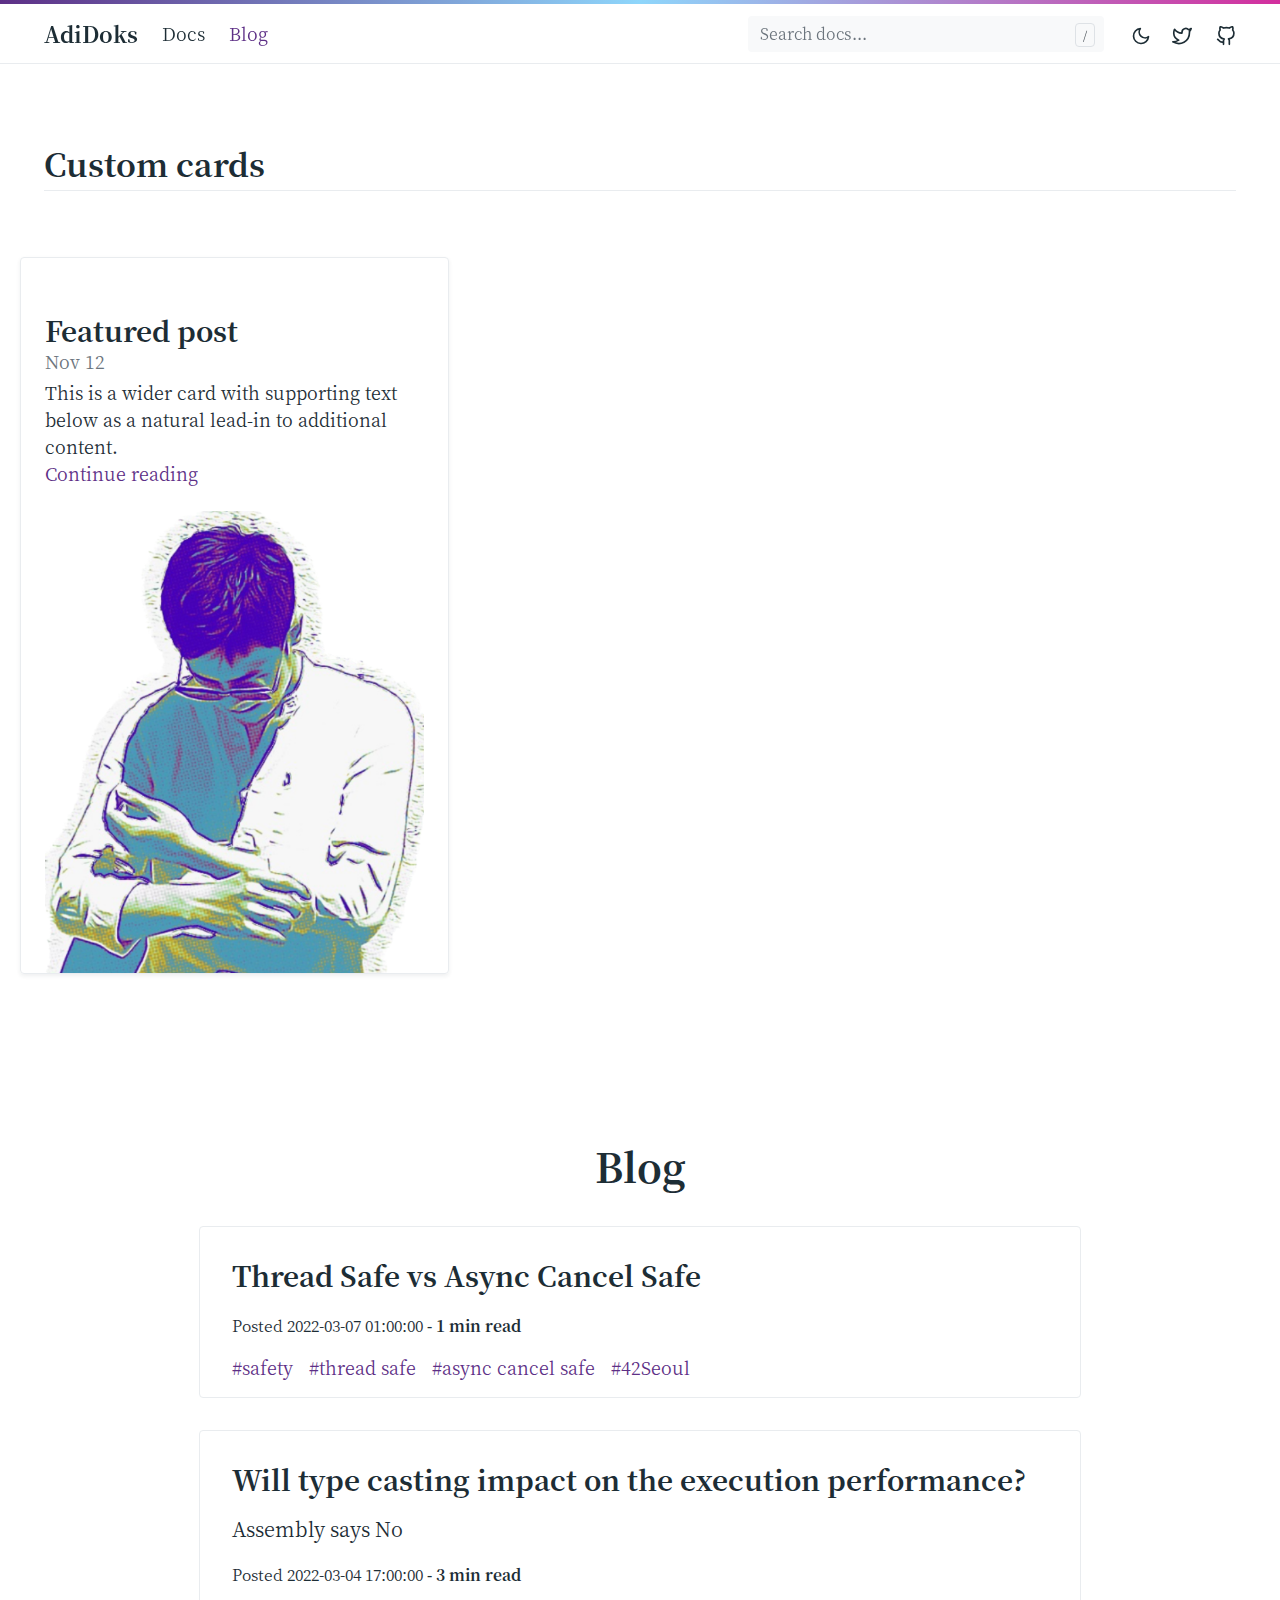
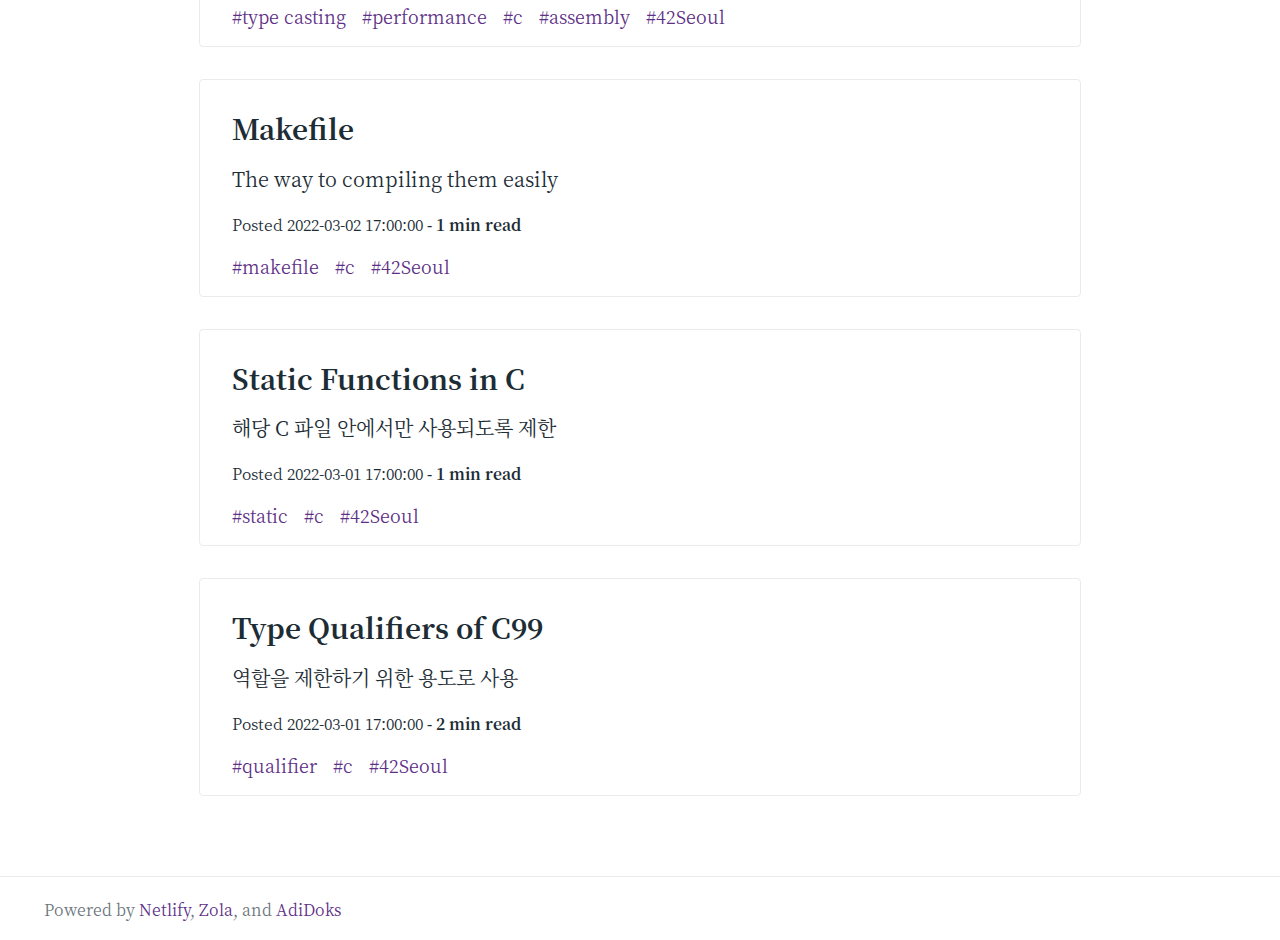
<file: blog/page/1/index.html>
<!doctype html>
<meta charset="utf-8">
<link rel="canonical" href="https://seongs1024.github.io/blog/">
<meta http-equiv="refresh" content="0; url=https://seongs1024.github.io/blog/">
<title>Redirect</title>
<p><a href="https://seongs1024.github.io/blog/">Click here</a> to be redirected.</p>
</file>
